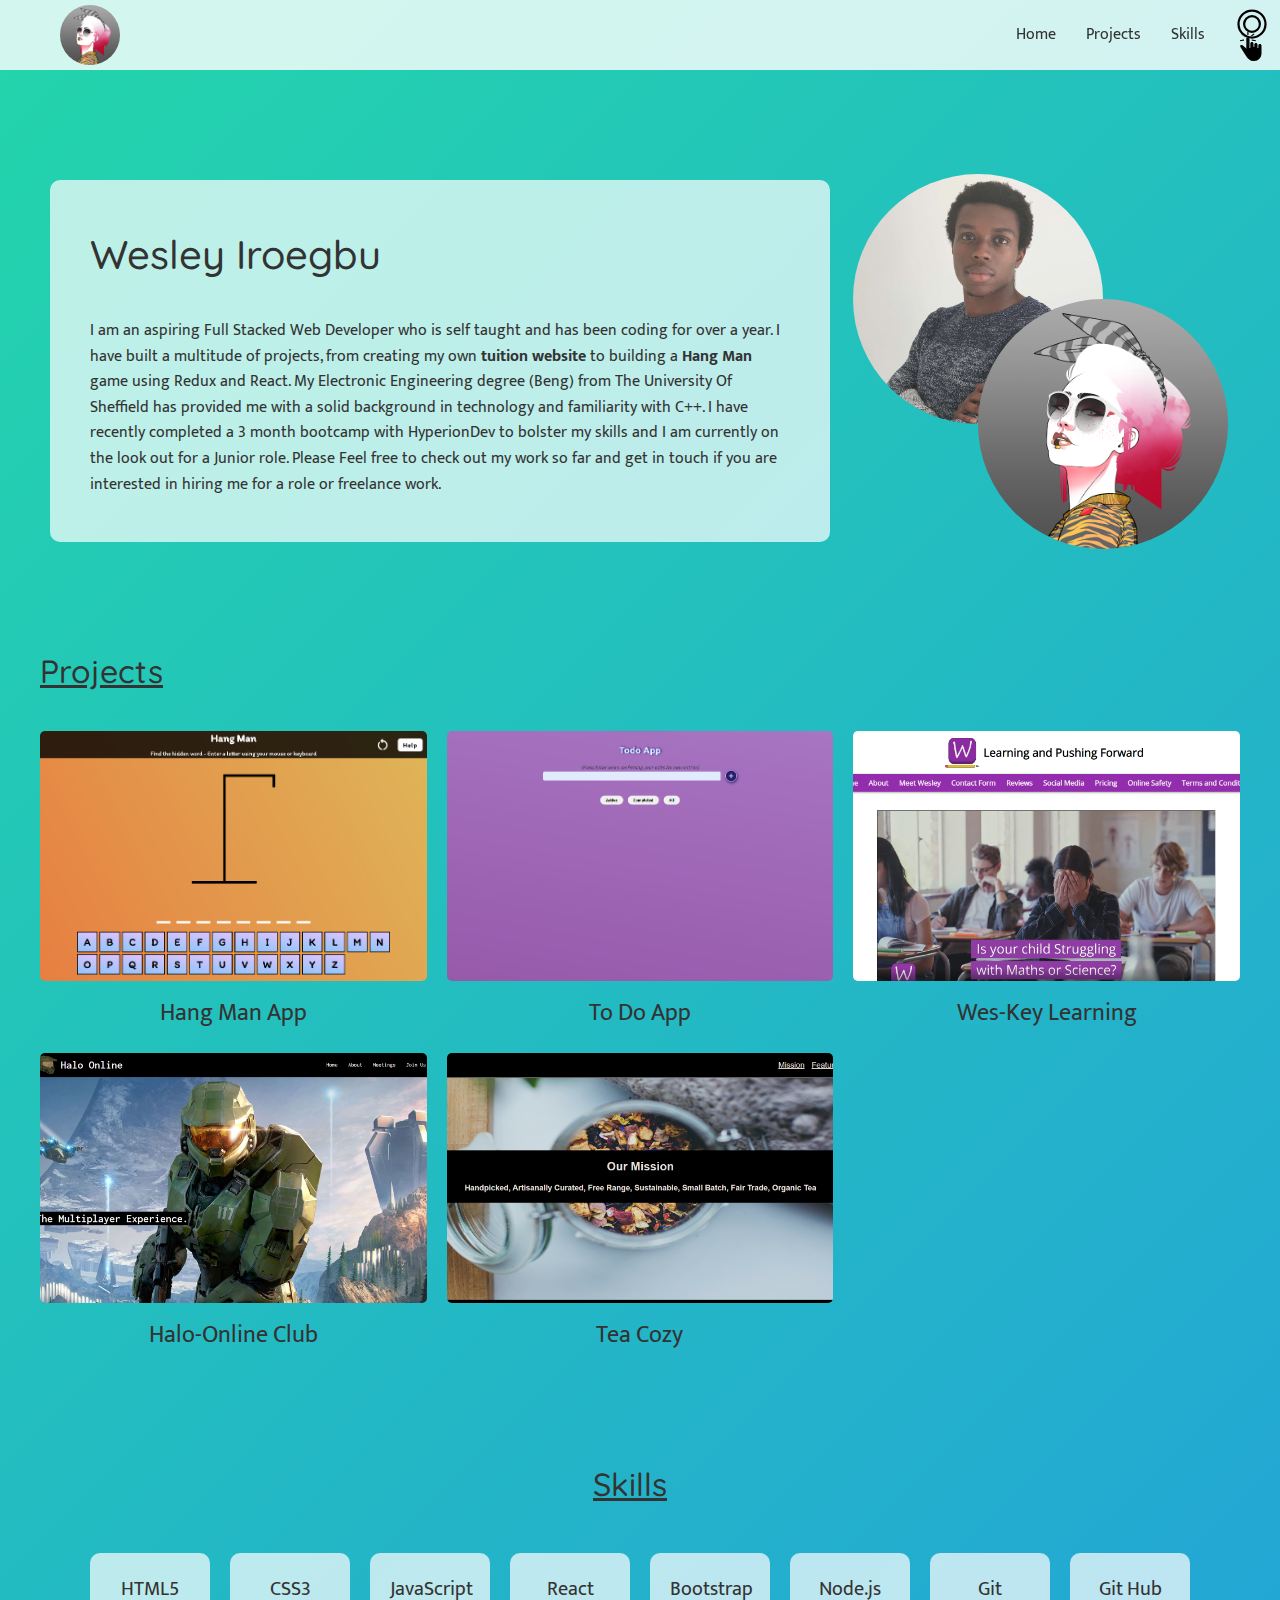
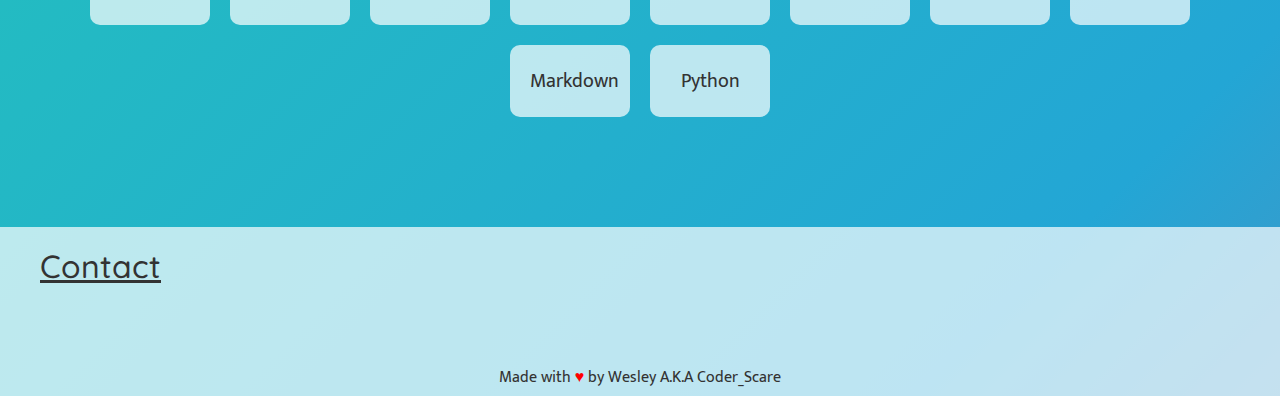
<file: index.html>
<!DOCTYPE html>
<html lang="en">
<head>
    <meta charset="UTF-8">
    <meta http-equiv="X-UA-Compatible" content="IE=edge">
    <meta name="viewport" content="width=device-width, initial-scale=1.0">
    <link rel="stylesheet" href="css/style.css">
    <link rel="stylesheet" href="css/utilities.css">
    <link rel="stylesheet" href="https://cdnjs.cloudflare.com/ajax/libs/font-awesome/6.1.1/css/all.min.css" integrity="sha512-KfkfwYDsLkIlwQp6LFnl8zNdLGxu9YAA1QvwINks4PhcElQSvqcyVLLD9aMhXd13uQjoXtEKNosOWaZqXgel0g==" crossorigin="anonymous" referrerpolicy="no-referrer" />
    <title>Portfolio Website</title>
</head>
<body>
    <!-- Navbar -->
    <header class="navbar" role="presentation">
        <div class="container flex">
            <img src="images/Alpha Girl Club 8497.png" alt="Alpha Girl 8497" class="alpha" width="80">

            <nav>
                <ul role="presentation">
                    <li><a href="index.html">Home</a></li>
                    <li><a href="#projects">Projects</a></li>
                    <li><a href="#skill">Skills</a></li>
                </ul>
                
                <button id="dark-mode-toggle" class="dark-mode-toggle" aria-label="toggle dark mode" title="toggle dark mode">
                    <span class="dark-toggle"><?xml version="1.0" ?><svg viewBox="0 0 256 256" xmlns="http://www.w3.org/2000/svg"><rect fill="none" height="256" width="256"/><circle cx="128" cy="128" fill="none" r="96" stroke="#fff" stroke-linecap="round" stroke-linejoin="round" stroke-width="16"/><circle cx="128" cy="128" fill="none" r="56" stroke="#fff" stroke-linecap="round" stroke-linejoin="round" stroke-width="16"/></svg></span>
                    <span class="light-toggle"><?xml version="1.0" ?><svg viewBox="0 0 256 256" xmlns="http://www.w3.org/2000/svg"><rect fill="none" height="256" width="256"/><circle cx="128" cy="128" fill="none" r="96" stroke="#000" stroke-linecap="round" stroke-linejoin="round" stroke-width="16"/><circle cx="128" cy="128" fill="none" r="56" stroke="#000" stroke-linecap="round" stroke-linejoin="round" stroke-width="16"/></svg></span>
                    <span class="dark-click"><?xml version="1.0" ?><svg height="32px" version="1.1" viewBox="0 0 32 32" width="32px" xmlns="http://www.w3.org/2000/svg" xmlns:sketch="http://www.bohemiancoding.com/sketch/ns" xmlns:xlink="http://www.w3.org/1999/xlink"><title/><desc/><defs/><g fill="none" fill-rule="evenodd" id="Page-1" stroke="none" stroke-width="1"><g fill="#929292" id="icon-27-one-finger-click"><path d="M13.407436,1 L13.407436,5 L14.407436,5 L14.407436,1 L13.407436,1 L13.407436,1 Z M19.8099435,3.57686389 L16.7013597,6.09414546 L17.3306801,6.87129142 L20.4392639,4.35400985 L19.8099435,3.57686389 L19.8099435,3.57686389 Z M21.8148721,10.3124234 L17.9173918,9.41261918 L17.6924408,10.3869892 L21.589921,11.2867935 L21.8148721,10.3124234 L21.8148721,10.3124234 Z M6.22495105,11.2867935 L10.1224313,10.3869892 L9.89748026,9.41261918 L6,10.3124234 L6.22495105,11.2867935 L6.22495105,11.2867935 Z M7.37560816,4.35400985 L10.484192,6.87129142 L11.1135124,6.09414546 L8.00492855,3.57686389 L7.37560816,4.35400985 L7.37560816,4.35400985 Z M19.407436,13.4908981 C19.407436,12.6674978 18.7416388,12 17.907436,12 C17.0790089,12 16.407436,12.6762201 16.407436,13.4908981 L16.407436,15.4325233 L16.407436,18 L15.407436,18 L15.407436,15.5 L15.407436,8.50863659 C15.407436,7.67543961 14.7416388,7 13.907436,7 C13.0790089,7 12.407436,7.66642015 12.407436,8.50863659 L12.407436,18.7983451 C10.3490364,16.5979243 7.63906582,14.1791206 6.52846875,15.2957153 C5.44129897,16.3887562 8.24279803,19.4007216 12.1548115,25.9830936 C13.9174319,28.9488875 16.1477209,30.9995418 19.907436,31 C24.0495719,31 27.407436,27.6421358 27.407436,23.5 L27.407436,20.2468012 L27.407436,15.5063976 C27.407436,14.6744372 26.7416388,14 25.907436,14 C25.0790089,14 24.407436,14.6764628 24.407436,15.5063976 L24.407436,17.7497253 L24.407436,18 L23.407436,18 L23.407436,15.6781559 L23.407436,14.4912653 C23.407436,13.6676622 22.7416388,13 21.907436,13 C21.0790089,13 20.407436,13.6625444 20.407436,14.4912653 L20.407436,15.5082011 L20.407436,17 L19.407436,17 L19.407436,15.5082011 L19.407436,13.4908981 L19.407436,13.4908981 Z" id="one-finger-click"/></g></g></svg></span>
                    <span class="light-click"><?xml version="1.0" ?><svg height="32px" version="1.1" viewBox="0 0 32 32" width="32px" xmlns="http://www.w3.org/2000/svg" xmlns:sketch="http://www.bohemiancoding.com/sketch/ns" xmlns:xlink="http://www.w3.org/1999/xlink"><title/><desc/><defs/><g fill="none" fill-rule="evenodd" id="Page-1" stroke="none" stroke-width="1"><g fill="#000" id="icon-27-one-finger-click"><path d="M13.407436,1 L13.407436,5 L14.407436,5 L14.407436,1 L13.407436,1 L13.407436,1 Z M19.8099435,3.57686389 L16.7013597,6.09414546 L17.3306801,6.87129142 L20.4392639,4.35400985 L19.8099435,3.57686389 L19.8099435,3.57686389 Z M21.8148721,10.3124234 L17.9173918,9.41261918 L17.6924408,10.3869892 L21.589921,11.2867935 L21.8148721,10.3124234 L21.8148721,10.3124234 Z M6.22495105,11.2867935 L10.1224313,10.3869892 L9.89748026,9.41261918 L6,10.3124234 L6.22495105,11.2867935 L6.22495105,11.2867935 Z M7.37560816,4.35400985 L10.484192,6.87129142 L11.1135124,6.09414546 L8.00492855,3.57686389 L7.37560816,4.35400985 L7.37560816,4.35400985 Z M19.407436,13.4908981 C19.407436,12.6674978 18.7416388,12 17.907436,12 C17.0790089,12 16.407436,12.6762201 16.407436,13.4908981 L16.407436,15.4325233 L16.407436,18 L15.407436,18 L15.407436,15.5 L15.407436,8.50863659 C15.407436,7.67543961 14.7416388,7 13.907436,7 C13.0790089,7 12.407436,7.66642015 12.407436,8.50863659 L12.407436,18.7983451 C10.3490364,16.5979243 7.63906582,14.1791206 6.52846875,15.2957153 C5.44129897,16.3887562 8.24279803,19.4007216 12.1548115,25.9830936 C13.9174319,28.9488875 16.1477209,30.9995418 19.907436,31 C24.0495719,31 27.407436,27.6421358 27.407436,23.5 L27.407436,20.2468012 L27.407436,15.5063976 C27.407436,14.6744372 26.7416388,14 25.907436,14 C25.0790089,14 24.407436,14.6764628 24.407436,15.5063976 L24.407436,17.7497253 L24.407436,18 L23.407436,18 L23.407436,15.6781559 L23.407436,14.4912653 C23.407436,13.6676622 22.7416388,13 21.907436,13 C21.0790089,13 20.407436,13.6625444 20.407436,14.4912653 L20.407436,15.5082011 L20.407436,17 L19.407436,17 L19.407436,15.5082011 L19.407436,13.4908981 L19.407436,13.4908981 Z" id="one-finger-click"/></g></g></svg></span>
                </button>
            </nav>
        </div>
    </header>

   <section class="content">
  
        <!-- Information about Dev  -->
    <section class="developer">
        <div class="container grid">
            <div class="dev-info card">
                <h1>Wesley Iroegbu</h1>
                <p>I am an aspiring Full Stacked Web Developer who is self taught and has been coding for over a year. I have built a multitude of projects, from creating my own <b>tuition website</b> to building a <b>Hang Man</b> game using Redux and React. My Electronic Engineering degree (Beng) from The University Of Sheffield has provided me with a solid background in technology and familiarity with C++. I have recently completed a 3 month bootcamp with HyperionDev to bolster my skills and I am currently on the look out for a Junior role. Please Feel free to check out my work so far and get in touch if you are interested in hiring me for a role or freelance work.</p>
            </div>
            <div class="dev-img">
                <div class="img">
                    <img src="images/Wes-profile.jpg" alt="Picture of Developer Wes" width="100">
                </div>
                <div class="img">
                    <img src="images/Alpha Girl Club 8497.png" alt="Alpha Girl 8497" width="100">
                </div>
            </div>
        </div>
    </section>

    <!-- Projects -->
    <section class="projects py4" id="projects">
        <h2 class="container">Projects</h2>
        <div class="container grid center">
            <div class="project">
                <a href="./pages/HangMan.html">
                    <img src="images/Hangman Project.png" alt="Hang Man Project Screenshot">
                    <span class="project-title">Hang Man App</span>
                </a>
            </div>
            <div class="project">
                <a href="./pages/ToDo.html">
                    <img src="images/ToDoList Project.png" alt="To Do Project Screenshot">
                    <span class="project-title">To Do App</span>
                </a>
            </div>
            <div class="project">
                <a href="./pages/WKlearning project.html">
                    <img src="images/Project 1 Wes-Key Learning.png" alt="Wes-Key Learning Project Screenshot">
                    <span class="project-title">Wes-Key Learning</span>
                </a>
            </div>
            <div class="project">
                <a href="./pages/Halo-online.html">
                    <img src="images/Project 2 Halo-Online.png" alt="Halo Online Project Screenshot">
                    <span class="project-title">Halo-Online Club</span>
                </a>
            </div>
            <div class="project">
                <a href="./pages/Tea-Cozy.html">
                    <img src="images/Project 3 Tea Cozy.png" alt="Tea Cozy Cafe Screenshot">
                    <span class="project-title">Tea Cozy</span>
                </a>
            </div>
        </div>
    </section>

    <!-- Skills -->
    <section class="skills" id="skill">
        <div class="container center flex">
            <h2>Skills</h2>
            <i class="fas fa-code"></i>
        </div>
        <div class="container flex">
            <div class="card center">
                <i class="fab fa-html5"></i>
                <h4>HTML5</h4>
            </div>
            <div class="card center">
                <i class="fab fa-css3-alt"></i>
                <h4>CSS3</h4>
            </div>
            <div class="card center">
                <i class="fab fa-js"></i>
                <h4>JavaScript</h4>
            </div>
            <div class="card center">
                <i class="fa-brands fa-react"></i>
                <h4>React</h4>
            </div>
            <div class="card center">
                <i class="fa-brands fa-bootstrap"></i>
                <h4>Bootstrap</h4>
            </div>
            <div class="card center">
                <i class="fab fa-node-js"></i>
                <h4>Node.js</h4>
            </div>
            <div class="card center">
                <i class="fab fa-git"></i>
                <h4>Git</h4>
            </div>
            <div class="card center">
                <i class="fa-brands fa-github"></i>
                <h4>Git Hub</h4>
            </div>
            <div class="card center">
                <i class="fab fa-markdown"></i>
                <h4>Markdown</h4>
            </div>
            <div class="card center">
                <i class="fab fa-python"></i>
                <h4>Python</h4>
            </div>
        </div>
    </section>
   </section> 
    

      <!-- Contact -->
      <footer class="contact">
        <h2 class="container">Contact</h2>
        <div class="container flex">
            <a href="https://www.linkedin.com/in/wesley-iroegbu-59a9a7155/" target="_blank"><i class="fab fa-linkedin"></i></a>
            <a href="https://github.com/Coder-Scare" target="_blank"><i class="fa-brands fa-github"></i></a>
            <a href="mailto:wesleyir1@gmail.com" target="_blank"><i class="fa-solid fa-envelope"></i></a>
        </div>
        <div class="center">
            <span>Made with <span class="heart">&hearts;</span> by Wesley A.K.A Coder_Scare</span>
        </div>
    </footer>
    <script src="scripts/darkmode.js"></script>
</body>
</html>
</file>
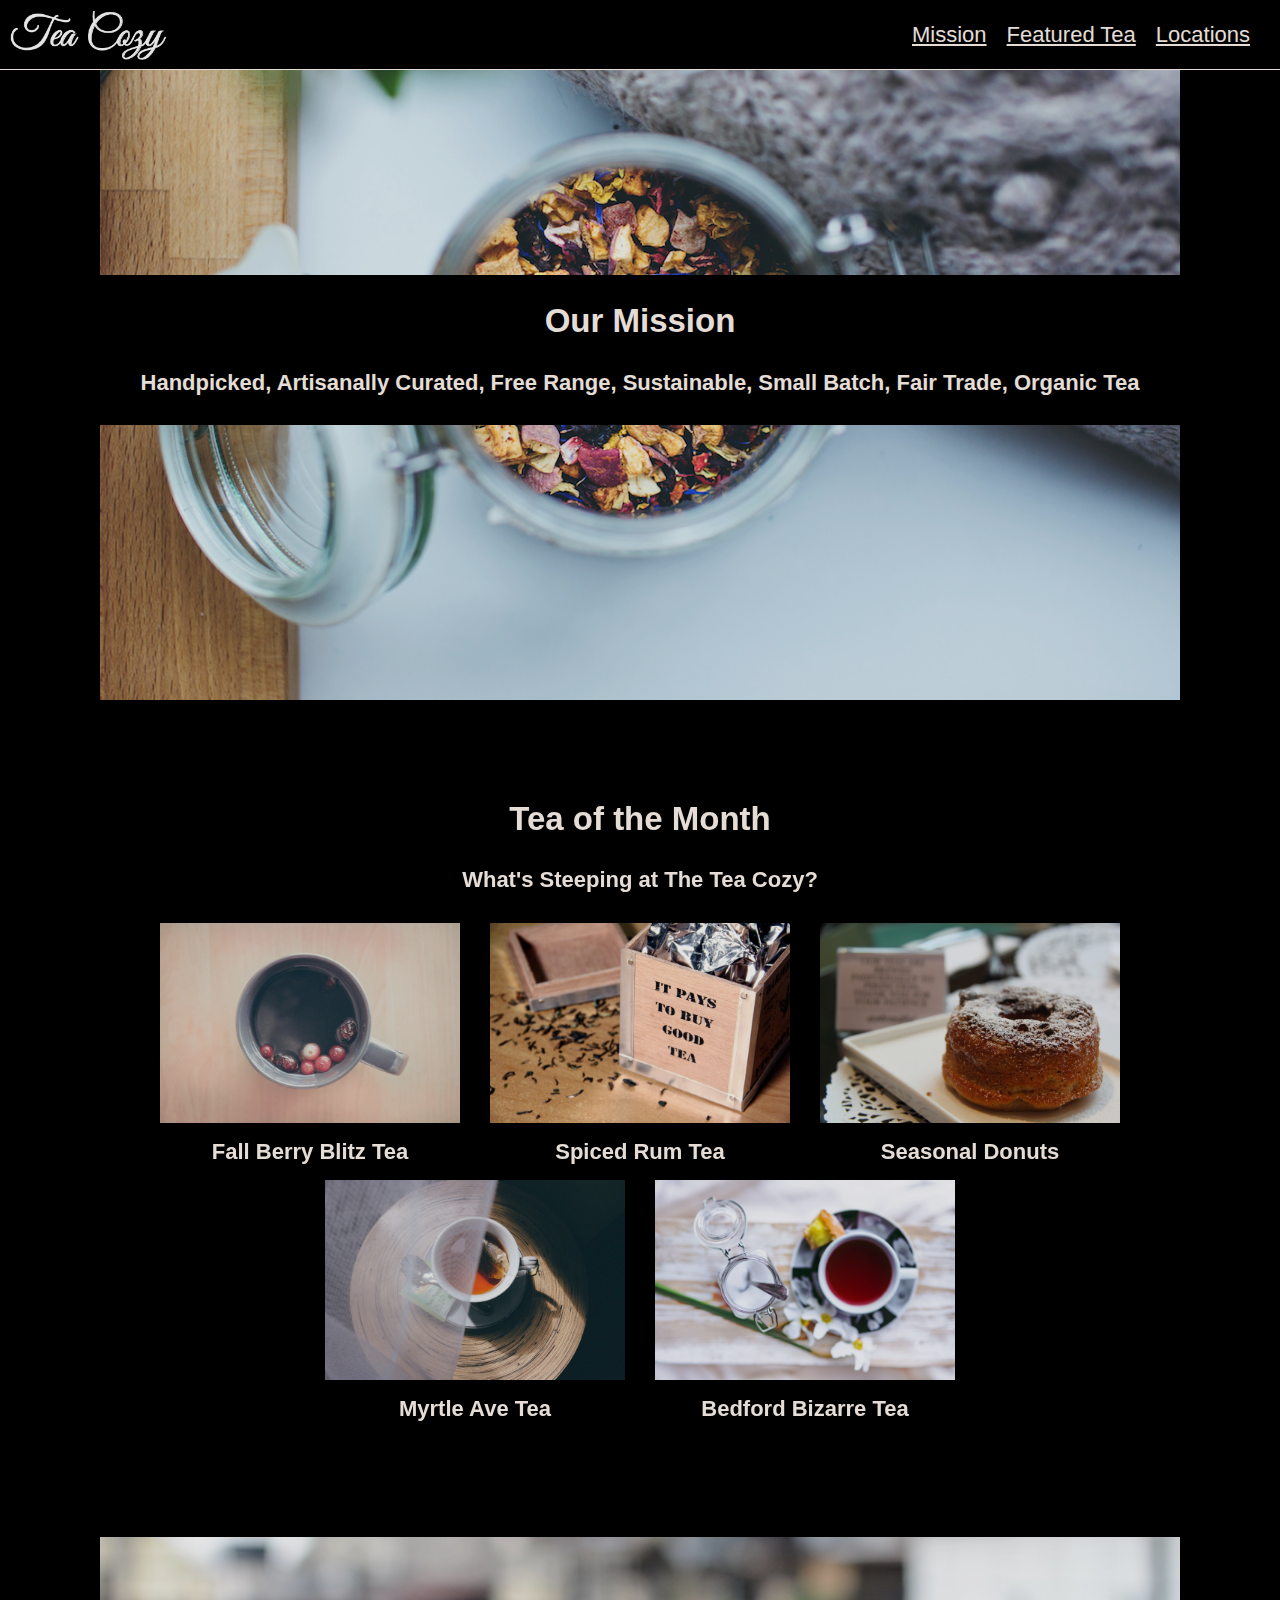
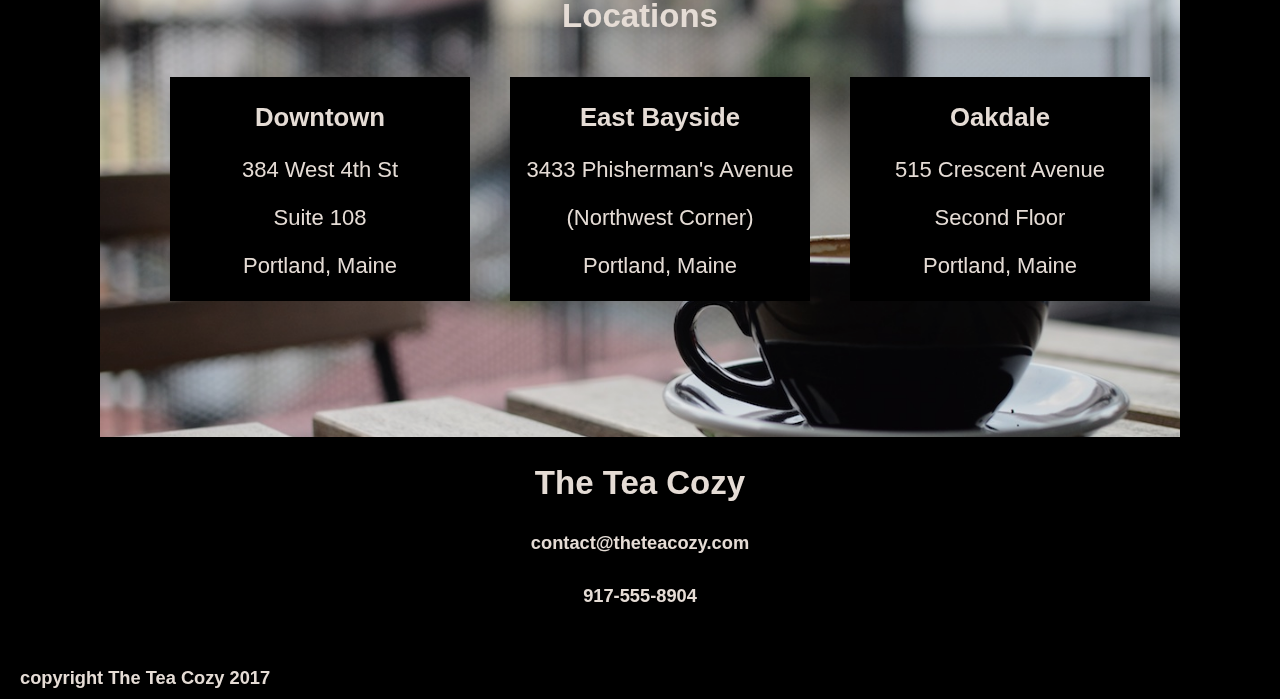
<file: Projects/Tea Cozy Project/index.html>
<!DOCTYPE html>
<html lang="en">
<head>
    <meta charset="UTF-8">
    <meta http-equiv="X-UA-Compatible" content="IE=edge">
    <meta name="viewport" content="width=device-width, initial-scale=1.0">
    <title>Tea Cozy</title>
    <link rel="stylesheet" type="text/css" href="css/index.css">
</head>
<body>
    
    <div class="topnav">
        <img src="images/img-tea-cozy-logo.webp" alt="logo">
        <div class="topnavLinks">
            <a href="#">Mission</a>
            <a href="#">Featured Tea</a>
            <a href="#">Locations</a>
        </div>
   </div> 
   
   <div class="content-wrap">
        <div class="header">
            <div class="header-text">
                <h2>Our Mission</h2>
                <h4>Handpicked, Artisanally Curated, Free Range, Sustainable, Small Batch, Fair Trade, Organic Tea</h4>
            </div>
    </div>

    <div class="content-teas">
        <div class="tea-text">
            <h2>Tea of the Month</h2>
            <h4>What's Steeping at The Tea Cozy?</h4>
        </div>
        <div class="tea-image-container">
            <div class="tea-image"><img src="images/img-berryblitz.jpg" alt="Berry Blitz Tea"><h4>Fall Berry Blitz Tea</h4></div>
            <div class="tea-image"><img src="images/img-spiced-rum.webp" alt="Spiced Rum Tea"><h4>Spiced Rum Tea</h4></div>
            <div class="tea-image"><img src="images/img-donut.jpg" alt="donuts"><h4>Seasonal Donuts</h4></div>
            <div class="tea-image"><img src="images/img-myrtle-ave.jpg" alt="Myrtle Ave Tea"><h4>Myrtle Ave Tea</h4></div>
            <div class="tea-image"><img src="images/img-bedford-bizarre.webp" alt="Bedford Bizzarre Tea"><h4>Bedford Bizarre Tea</h4></div>
        </div>
    </div>

    <div class="locations">
        <h2>Locations</h2>
        <div class="location-flex">
            <div class="address">
                <h3>Downtown</h3>
                <p>384 West 4th St</p>
                <p>Suite 108</p>
                <p>Portland, Maine</p>
            </div>
            <div class="address">
                <h3>East Bayside</h3>
                <p>3433 Phisherman's Avenue</p>
                <p>(Northwest Corner)</p>
                <p>Portland, Maine</p>
            </div>
            <div class="address">
                <h3>Oakdale</h3>
                <p>515 Crescent Avenue</p>
                <p>Second Floor</p>
                <p>Portland, Maine</p>
            </div>
        </div>
    </div>

    <div class="contact">
        <h2>The Tea Cozy</h2>
        <h5>contact@theteacozy.com</h5>
        <h5>917-555-8904</h5>
    </div>
   </div>
   <h5 class="copyright">copyright The Tea Cozy 2017</h5>

</body>
</html>
</file>
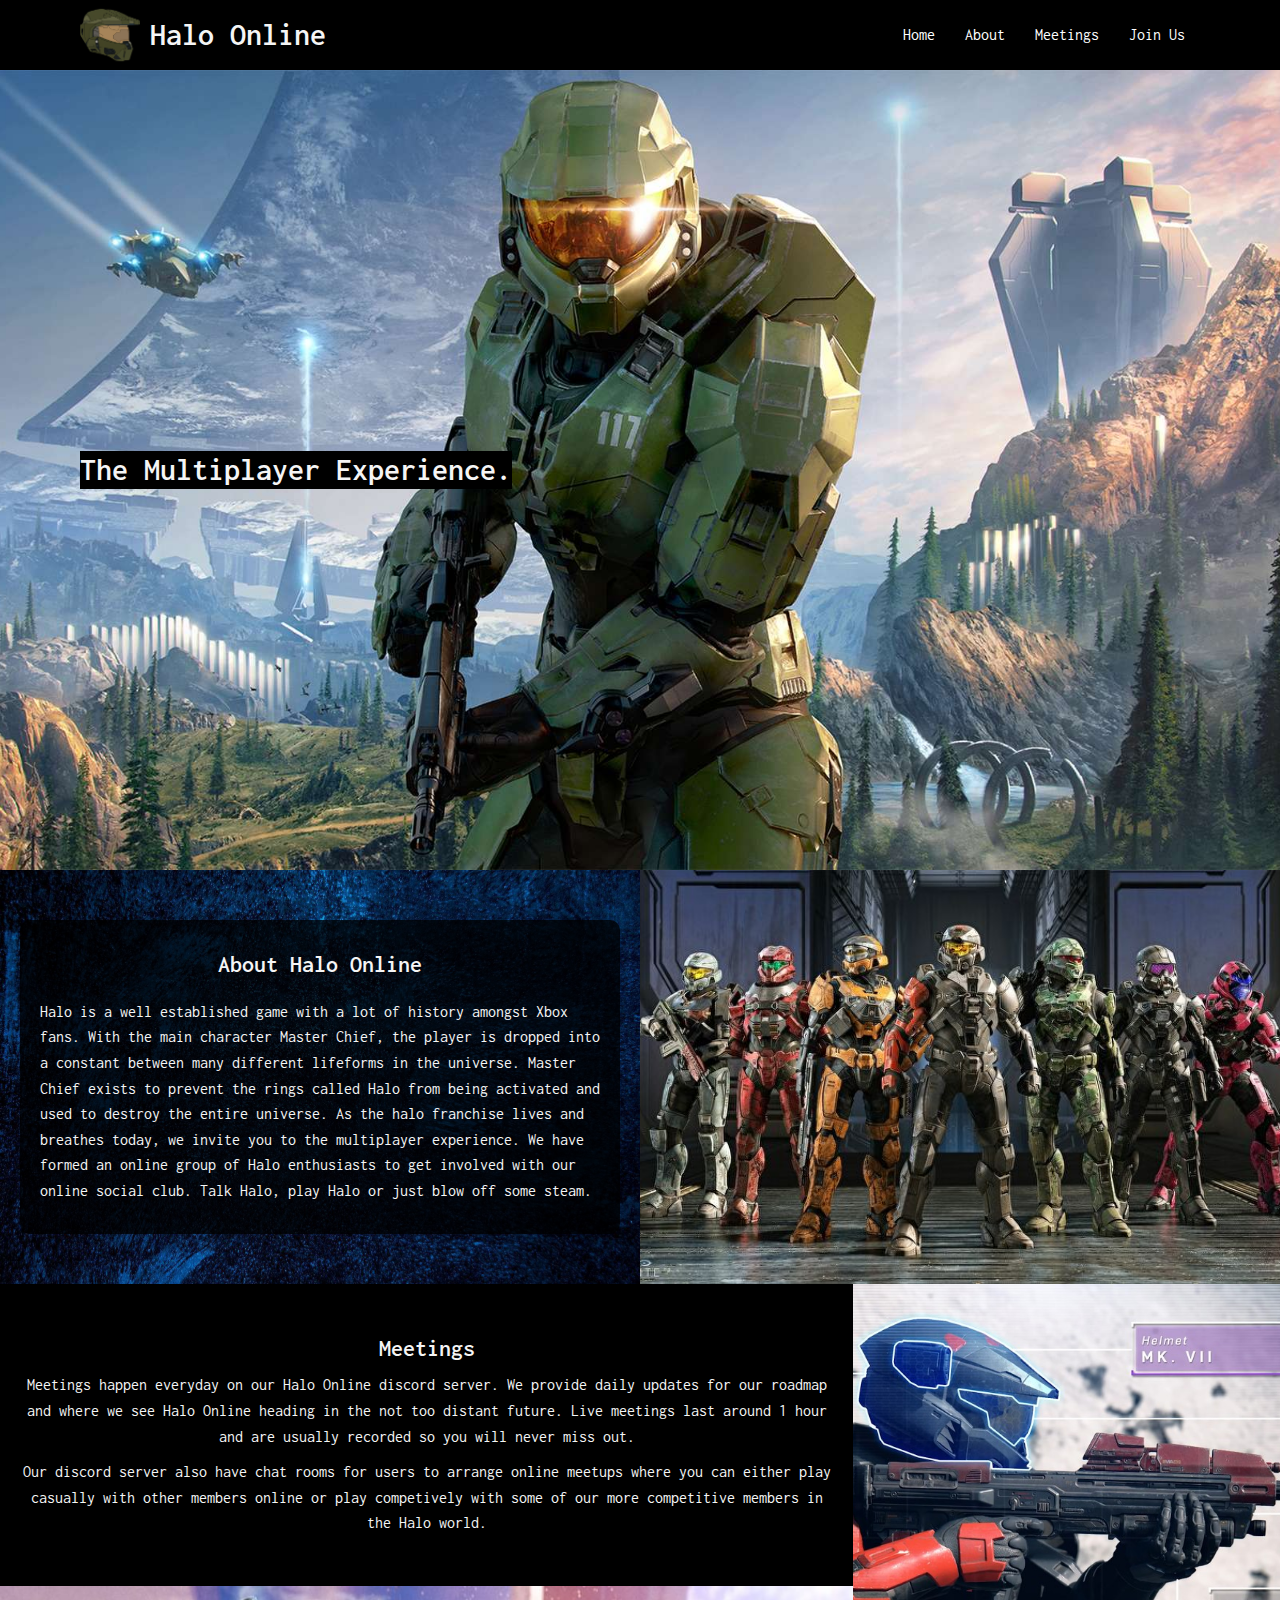
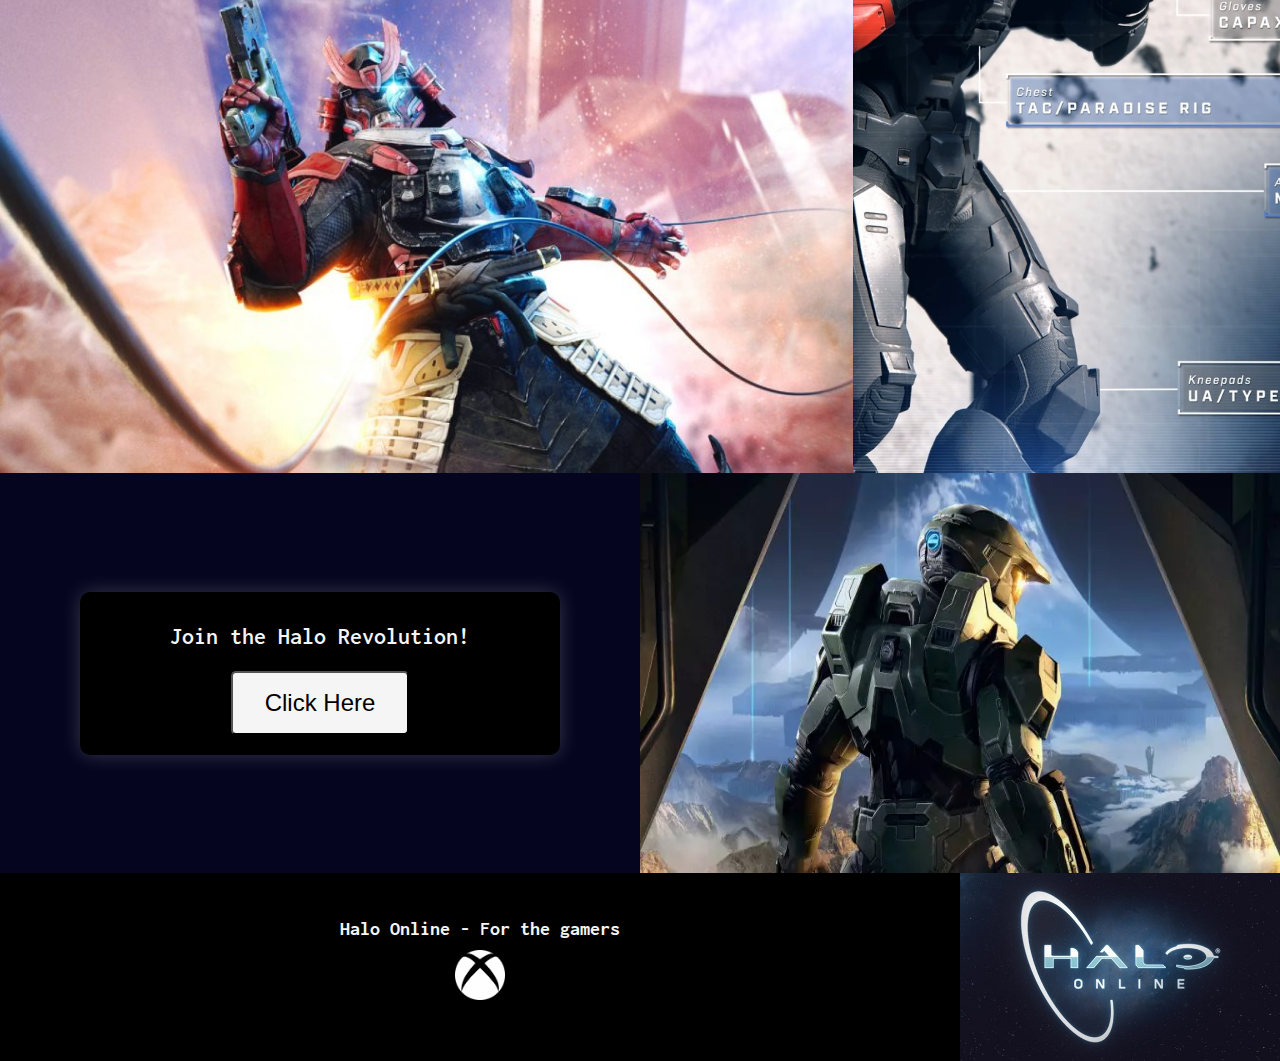
<file: Projects/responsive-club-starting/starting/index.html>
<!DOCTYPE html>
<html lang="en">
<head>
    <meta charset="UTF-8">
    <meta http-equiv="X-UA-Compatible" content="IE=edge">
    <meta name="viewport" content="width=device-width, initial-scale=1.0">
    <link rel="stylesheet" href="styles.css">
    <title>Halo | Online Club</title>
</head>
<body>
    <!--Navbar-->
    <div class="navbar">
        <div class="container flex">
            <div class="logo flex">
                <img width="50" src="resources/images/helmet-no-back-removebg-preview.png">
                <h1>Halo Online</h1>
            </div>
            <nav>
                <ul>
                    <li><a href="index.html">Home</a></li>
                    <li><a href="#">About</a></li>
                    <li><a href="#">Meetings</a></li>
                    <li><a href="#">Join Us</a></li>
                </ul>
            </nav>  
          </div>
        </div>

    <div class="main-content">
          <!--Splash-->
          <div class="splash">
            <div class="container flex">
                <h1>The Multiplayer Experience.</h1>
            </div>
        </div>

        <!--About-->
        <section class="about">
            <div class="container grid">
                <div class="about-text ">
                    <div class="filter"> <h2 class="center">About Halo Online</h2>
                        <p>Halo is a well established game with a lot of history amongst Xbox fans. With the main character Master Chief, the player is dropped into a constant between many different lifeforms in the universe. Master Chief exists to prevent the rings called Halo from being activated and used to destroy the entire universe. As the halo franchise lives and breathes today, we invite you to the multiplayer experience. We have formed an online group of Halo enthusiasts to get involved with our online social club. Talk Halo, play Halo or just blow off some steam.</p>
                    </div>
                </div>
                <div class="about-img">
                </div>
            </div>
        </section>

        <!--Meetings-->
        <section class="meetings">
            <div class="container grid">
                <div class="meeting-info center ">
                    <h2>Meetings</h2>
                    <p>Meetings happen everyday on our Halo Online discord server. We provide daily updates for our roadmap and where we see Halo Online heading in the not too distant future. Live meetings last around 1 hour and are usually recorded so you will never miss out.
                    </p>
                    <p>Our discord server also have chat rooms for users to arrange online meetups where you can either play casually with other members online or play competively with some of our more competitive members in the Halo world.
                    </p>
                </div>
                <div class="stats-img">
                    <img src="resources/images/haloChief armour stats.jpg" alt="Stats">
                </div>
                <div class="samurai-img ">
                    <img src="resources/images/Samuraicheif.jpg" alt="Samurai">
                </div>
                
            </div>
        </section>

            <!--Join Us-->
        <section class="join-us">
            <div class="container grid">
                <div class="join-container flex">
                    <div class="card">
                        <h2>Join the Halo Revolution!</h2>
                        <button>Click Here</button>
                    </div>
                </div>
                <div class="the-chief">
                    <img src="resources/images/halo-infinite-master-backto.webp" alt="chief">
                </div>
            </div>
        </section>

        <!--Footer-->
       <div class="footer">
           <div class="container grid">
               <div class="info-container">
                    <h3>Halo Online - For the gamers</h3>
                    <img width="50px" src="resources/images/White-Xbox-Logo.png" alt="xbox">
               </div>
               <div class="halo-online-container">
                <img width="200px"2 src="resources/images/Halo_Online_logo-Banner.jpg" alt="halo-online-logo">
               </div>
           </div> 
       </div>
    </div>

   
      
</body>
</html>
</file>
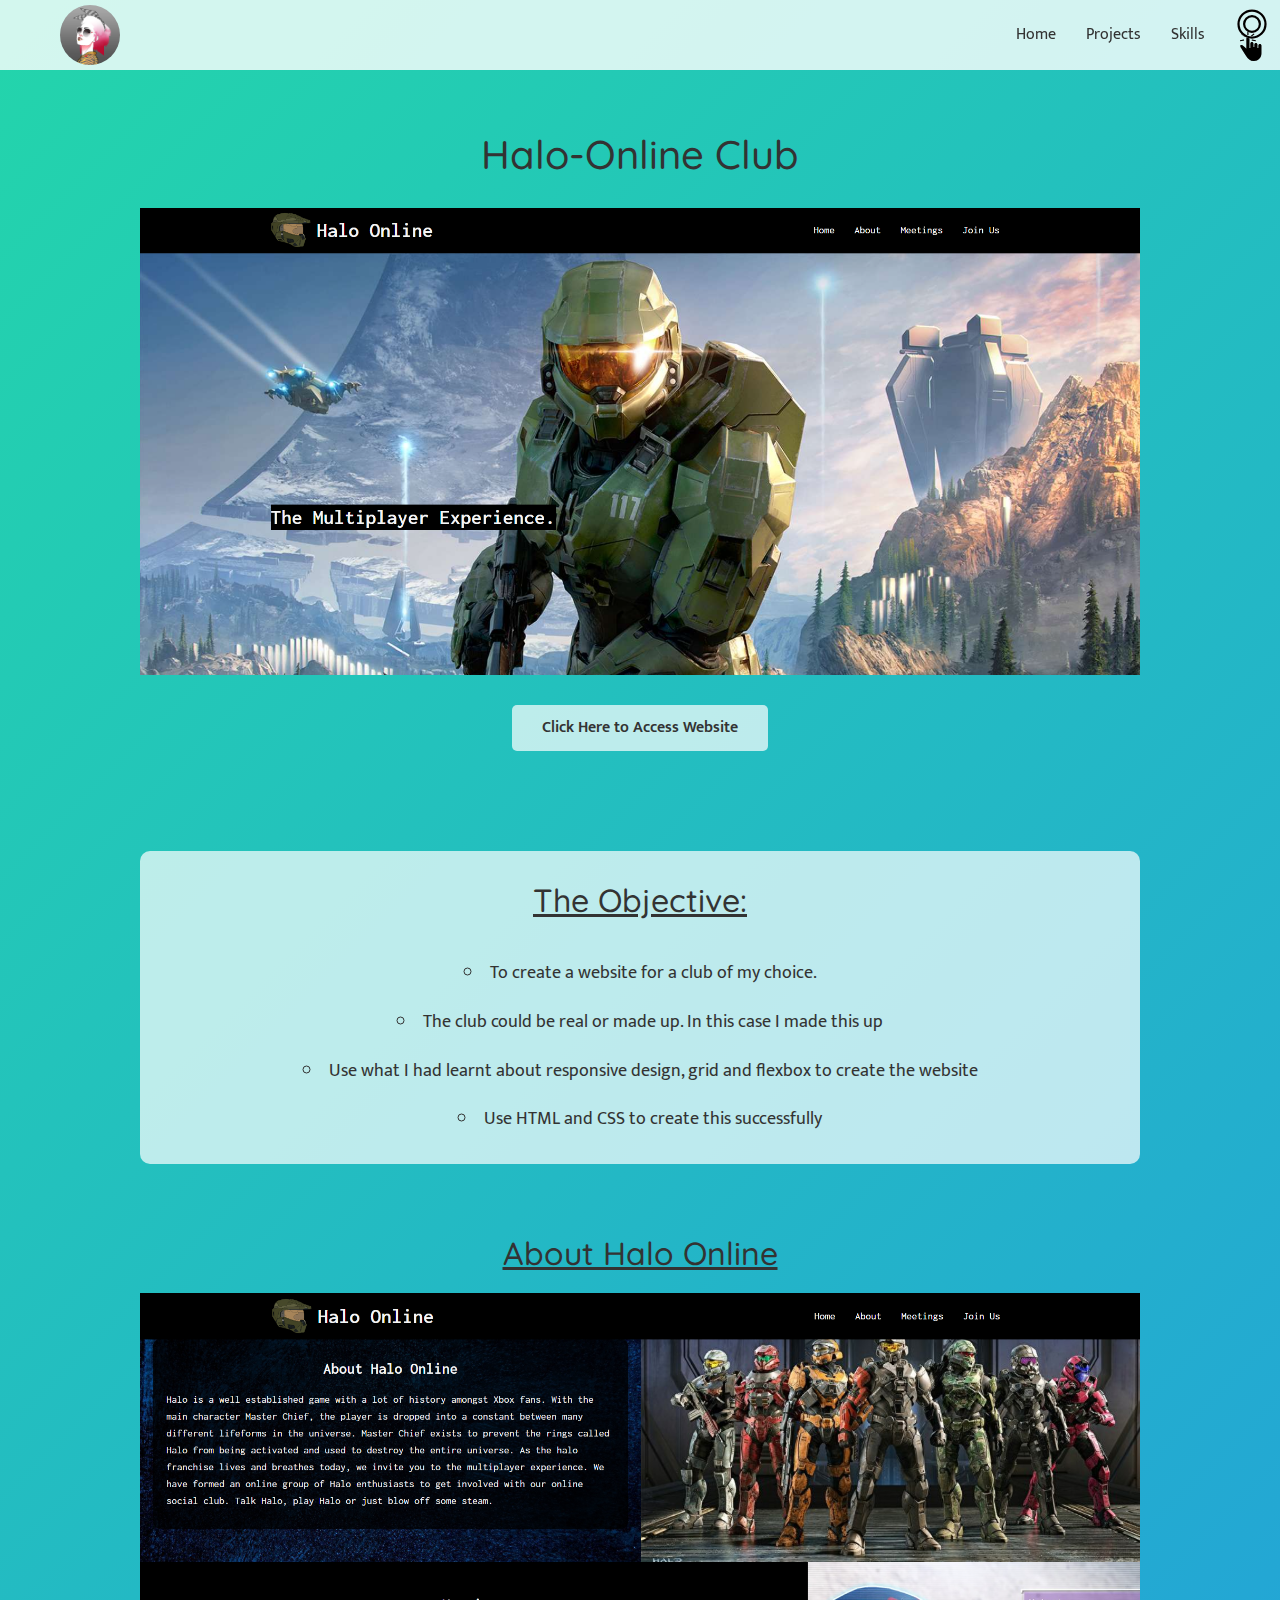
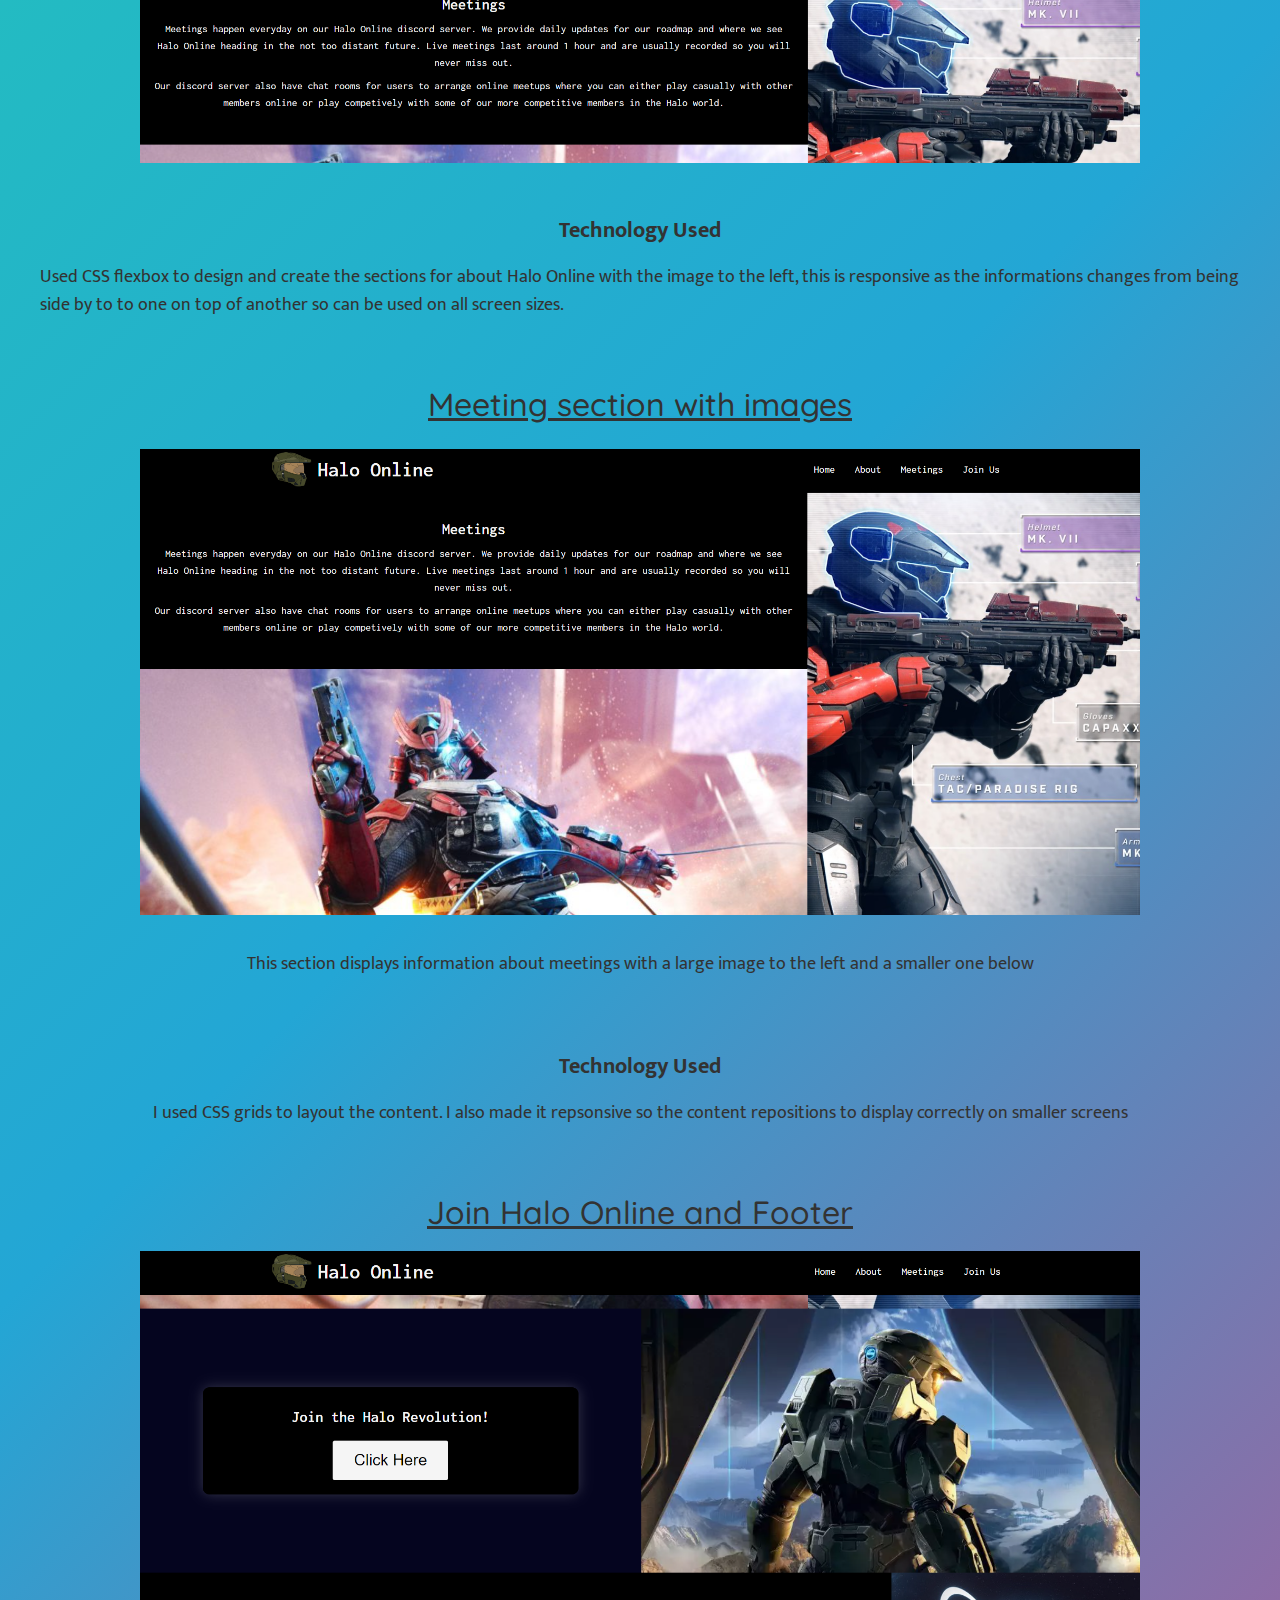
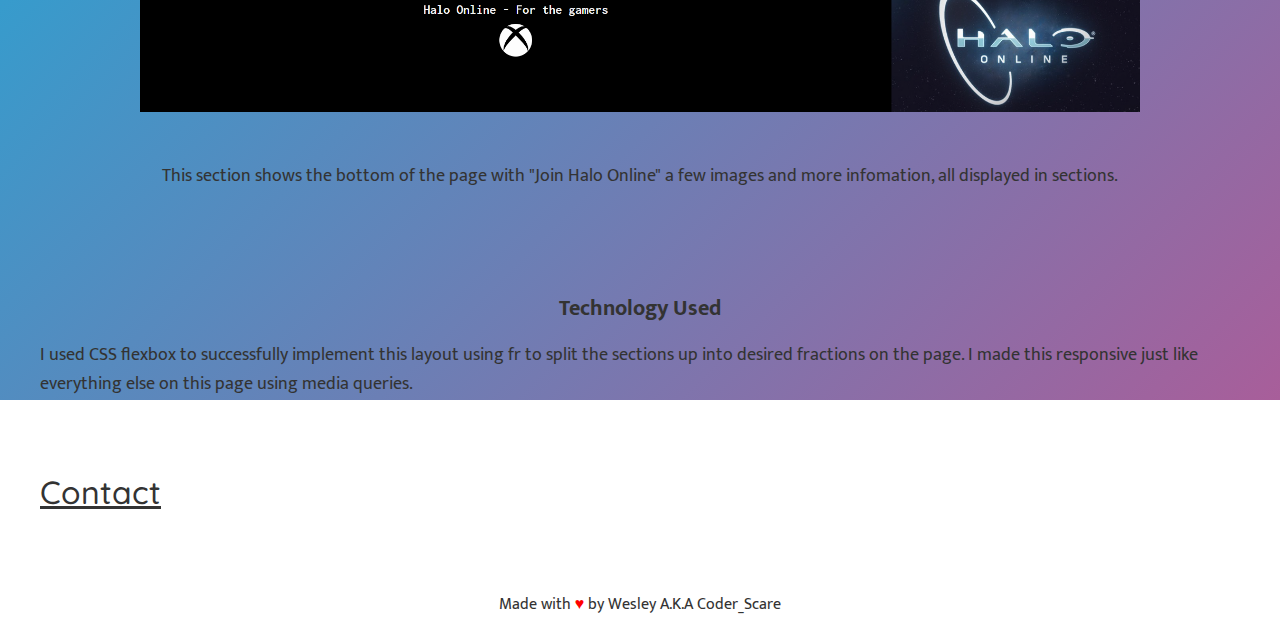
<file: pages/Halo-online.html>
<!DOCTYPE html>
<html lang="en">
<head>
    <meta charset="UTF-8">
    <meta http-equiv="X-UA-Compatible" content="IE=edge">
    <meta name="viewport" content="width=device-width, initial-scale=1.0">
    <link rel="stylesheet" href="../css/style.css">
    <link rel="stylesheet" href="../css/utilities.css">
    <link rel="stylesheet" href="https://cdnjs.cloudflare.com/ajax/libs/font-awesome/6.1.1/css/all.min.css" integrity="sha512-KfkfwYDsLkIlwQp6LFnl8zNdLGxu9YAA1QvwINks4PhcElQSvqcyVLLD9aMhXd13uQjoXtEKNosOWaZqXgel0g==" crossorigin="anonymous" referrerpolicy="no-referrer" />
    <title>Project 2</title>
</head>
<body>
    <!-- Navbar -->
    <header class="navbar" role="presentation">
        <div class="container flex">
            <img src="../images/Alpha Girl Club 8497.png" alt="Alpha Girl 8497" class="alpha" width="80">

            <nav>
                <ul role="presentation">
                    <li><a href="../index.html">Home</a></li>
                    <li><a href="../index.html#projects">Projects</a></li>
                    <li><a href="../index.html#skill">Skills</a></li>
                </ul>

                <button id="dark-mode-toggle" class="dark-mode-toggle" aria-label="toggle dark mode" title="toggle dark mode">
                    <span class="dark-toggle"><?xml version="1.0" ?><svg viewBox="0 0 256 256" xmlns="http://www.w3.org/2000/svg"><rect fill="none" height="256" width="256"/><circle cx="128" cy="128" fill="none" r="96" stroke="#fff" stroke-linecap="round" stroke-linejoin="round" stroke-width="16"/><circle cx="128" cy="128" fill="none" r="56" stroke="#fff" stroke-linecap="round" stroke-linejoin="round" stroke-width="16"/></svg></span>
                    <span class="light-toggle"><?xml version="1.0" ?><svg viewBox="0 0 256 256" xmlns="http://www.w3.org/2000/svg"><rect fill="none" height="256" width="256"/><circle cx="128" cy="128" fill="none" r="96" stroke="#000" stroke-linecap="round" stroke-linejoin="round" stroke-width="16"/><circle cx="128" cy="128" fill="none" r="56" stroke="#000" stroke-linecap="round" stroke-linejoin="round" stroke-width="16"/></svg></span>
                    <span class="dark-click"><?xml version="1.0" ?><svg height="32px" version="1.1" viewBox="0 0 32 32" width="32px" xmlns="http://www.w3.org/2000/svg" xmlns:sketch="http://www.bohemiancoding.com/sketch/ns" xmlns:xlink="http://www.w3.org/1999/xlink"><title/><desc/><defs/><g fill="none" fill-rule="evenodd" id="Page-1" stroke="none" stroke-width="1"><g fill="#929292" id="icon-27-one-finger-click"><path d="M13.407436,1 L13.407436,5 L14.407436,5 L14.407436,1 L13.407436,1 L13.407436,1 Z M19.8099435,3.57686389 L16.7013597,6.09414546 L17.3306801,6.87129142 L20.4392639,4.35400985 L19.8099435,3.57686389 L19.8099435,3.57686389 Z M21.8148721,10.3124234 L17.9173918,9.41261918 L17.6924408,10.3869892 L21.589921,11.2867935 L21.8148721,10.3124234 L21.8148721,10.3124234 Z M6.22495105,11.2867935 L10.1224313,10.3869892 L9.89748026,9.41261918 L6,10.3124234 L6.22495105,11.2867935 L6.22495105,11.2867935 Z M7.37560816,4.35400985 L10.484192,6.87129142 L11.1135124,6.09414546 L8.00492855,3.57686389 L7.37560816,4.35400985 L7.37560816,4.35400985 Z M19.407436,13.4908981 C19.407436,12.6674978 18.7416388,12 17.907436,12 C17.0790089,12 16.407436,12.6762201 16.407436,13.4908981 L16.407436,15.4325233 L16.407436,18 L15.407436,18 L15.407436,15.5 L15.407436,8.50863659 C15.407436,7.67543961 14.7416388,7 13.907436,7 C13.0790089,7 12.407436,7.66642015 12.407436,8.50863659 L12.407436,18.7983451 C10.3490364,16.5979243 7.63906582,14.1791206 6.52846875,15.2957153 C5.44129897,16.3887562 8.24279803,19.4007216 12.1548115,25.9830936 C13.9174319,28.9488875 16.1477209,30.9995418 19.907436,31 C24.0495719,31 27.407436,27.6421358 27.407436,23.5 L27.407436,20.2468012 L27.407436,15.5063976 C27.407436,14.6744372 26.7416388,14 25.907436,14 C25.0790089,14 24.407436,14.6764628 24.407436,15.5063976 L24.407436,17.7497253 L24.407436,18 L23.407436,18 L23.407436,15.6781559 L23.407436,14.4912653 C23.407436,13.6676622 22.7416388,13 21.907436,13 C21.0790089,13 20.407436,13.6625444 20.407436,14.4912653 L20.407436,15.5082011 L20.407436,17 L19.407436,17 L19.407436,15.5082011 L19.407436,13.4908981 L19.407436,13.4908981 Z" id="one-finger-click"/></g></g></svg></span>
                    <span class="light-click"><?xml version="1.0" ?><svg height="32px" version="1.1" viewBox="0 0 32 32" width="32px" xmlns="http://www.w3.org/2000/svg" xmlns:sketch="http://www.bohemiancoding.com/sketch/ns" xmlns:xlink="http://www.w3.org/1999/xlink"><title/><desc/><defs/><g fill="none" fill-rule="evenodd" id="Page-1" stroke="none" stroke-width="1"><g fill="#000" id="icon-27-one-finger-click"><path d="M13.407436,1 L13.407436,5 L14.407436,5 L14.407436,1 L13.407436,1 L13.407436,1 Z M19.8099435,3.57686389 L16.7013597,6.09414546 L17.3306801,6.87129142 L20.4392639,4.35400985 L19.8099435,3.57686389 L19.8099435,3.57686389 Z M21.8148721,10.3124234 L17.9173918,9.41261918 L17.6924408,10.3869892 L21.589921,11.2867935 L21.8148721,10.3124234 L21.8148721,10.3124234 Z M6.22495105,11.2867935 L10.1224313,10.3869892 L9.89748026,9.41261918 L6,10.3124234 L6.22495105,11.2867935 L6.22495105,11.2867935 Z M7.37560816,4.35400985 L10.484192,6.87129142 L11.1135124,6.09414546 L8.00492855,3.57686389 L7.37560816,4.35400985 L7.37560816,4.35400985 Z M19.407436,13.4908981 C19.407436,12.6674978 18.7416388,12 17.907436,12 C17.0790089,12 16.407436,12.6762201 16.407436,13.4908981 L16.407436,15.4325233 L16.407436,18 L15.407436,18 L15.407436,15.5 L15.407436,8.50863659 C15.407436,7.67543961 14.7416388,7 13.907436,7 C13.0790089,7 12.407436,7.66642015 12.407436,8.50863659 L12.407436,18.7983451 C10.3490364,16.5979243 7.63906582,14.1791206 6.52846875,15.2957153 C5.44129897,16.3887562 8.24279803,19.4007216 12.1548115,25.9830936 C13.9174319,28.9488875 16.1477209,30.9995418 19.907436,31 C24.0495719,31 27.407436,27.6421358 27.407436,23.5 L27.407436,20.2468012 L27.407436,15.5063976 C27.407436,14.6744372 26.7416388,14 25.907436,14 C25.0790089,14 24.407436,14.6764628 24.407436,15.5063976 L24.407436,17.7497253 L24.407436,18 L23.407436,18 L23.407436,15.6781559 L23.407436,14.4912653 C23.407436,13.6676622 22.7416388,13 21.907436,13 C21.0790089,13 20.407436,13.6625444 20.407436,14.4912653 L20.407436,15.5082011 L20.407436,17 L19.407436,17 L19.407436,15.5082011 L19.407436,13.4908981 L19.407436,13.4908981 Z" id="one-finger-click"/></g></g></svg></span>
                </button>
            </nav>
        </div>
    </header>

   <section class="content">
    <section class="project-section">
        <div class="container flex">
            <h1>Halo-Online Club</h1>
            <img src="../images/Project 2 Halo-Online.png" alt="">
            <a class="btn other-links" href="../Projects/responsive-club-starting/starting/index.html" target="_blank">Click Here to Access Website</a>
            <div class="card center">
                <h2>The Objective:</h2>
                <ul>
                    <li>To create a website for a club of my choice.</li>
                    <li>The club could be real or made up. In this case I made this up</li>
                    <li>Use what I had learnt about responsive design, grid and flexbox to create the website</li>
                    <li>Use HTML and CSS to create this successfully</li>
                </ul>  
            </div>
            <h2>About Halo Online</h2>
            <img src="../images/Project 2/Halo online page 1.png" alt="">
            <h3>Technology Used</h3>
            <p>Used CSS flexbox to design and create the sections for about Halo Online with the image to the left, this is responsive as the informations changes from being side by to to one on top of another so can be used on all screen sizes.</p>

            <h2>Meeting section with images</h2>
            <p><img src="../images/Project 2/Halo online page 2.png" alt=""></p>
            <p class="my2">This section displays information about meetings with a large image to the left and a smaller one below</p>
        
            <h3>Technology Used</h3>
            <p>I used CSS grids to layout the content. I also made it repsonsive so the content repositions to display correctly on smaller screens</p>

            <h2>Join Halo Online and Footer</h2>
            <img src="../images/Project 2/Halo online page 3.png" alt="">
            <p class="my3">This section shows the bottom of the page with "Join Halo Online" a few images and more infomation, all displayed in sections.</p>

            <h3>Technology Used</h3>
            <p style="padding-bottom: 50px;">I used CSS flexbox to successfully implement this layout using fr to split the sections up into desired fractions on the page. I made this responsive just like everything else on this page using media queries.</p>
           
    </section>
   </section>

    <!-- Contact -->
    <footer class="contact">
        <h2 class="container">Contact</h2>
        <div class="container flex">
            <a href="https://www.linkedin.com/in/wesley-iroegbu-59a9a7155/" target="_blank"><i class="fab fa-linkedin"></i></a>
            <a href="https://github.com/Coder-Scare" target="_blank"><i class="fa-brands fa-github"></i></a>
            <a href="mailto:wesleyir1@gmail.com" target="_blank"><i class="fa-solid fa-envelope"></i></a>
        </div>
        <div class="center">
            <span>Made with <span class="heart">&hearts;</span> by Wesley A.K.A Coder_Scare</span>
        </div>
    </footer>
    <script src="../scripts/darkmode.js"></script>
</body>
</html>
</file>
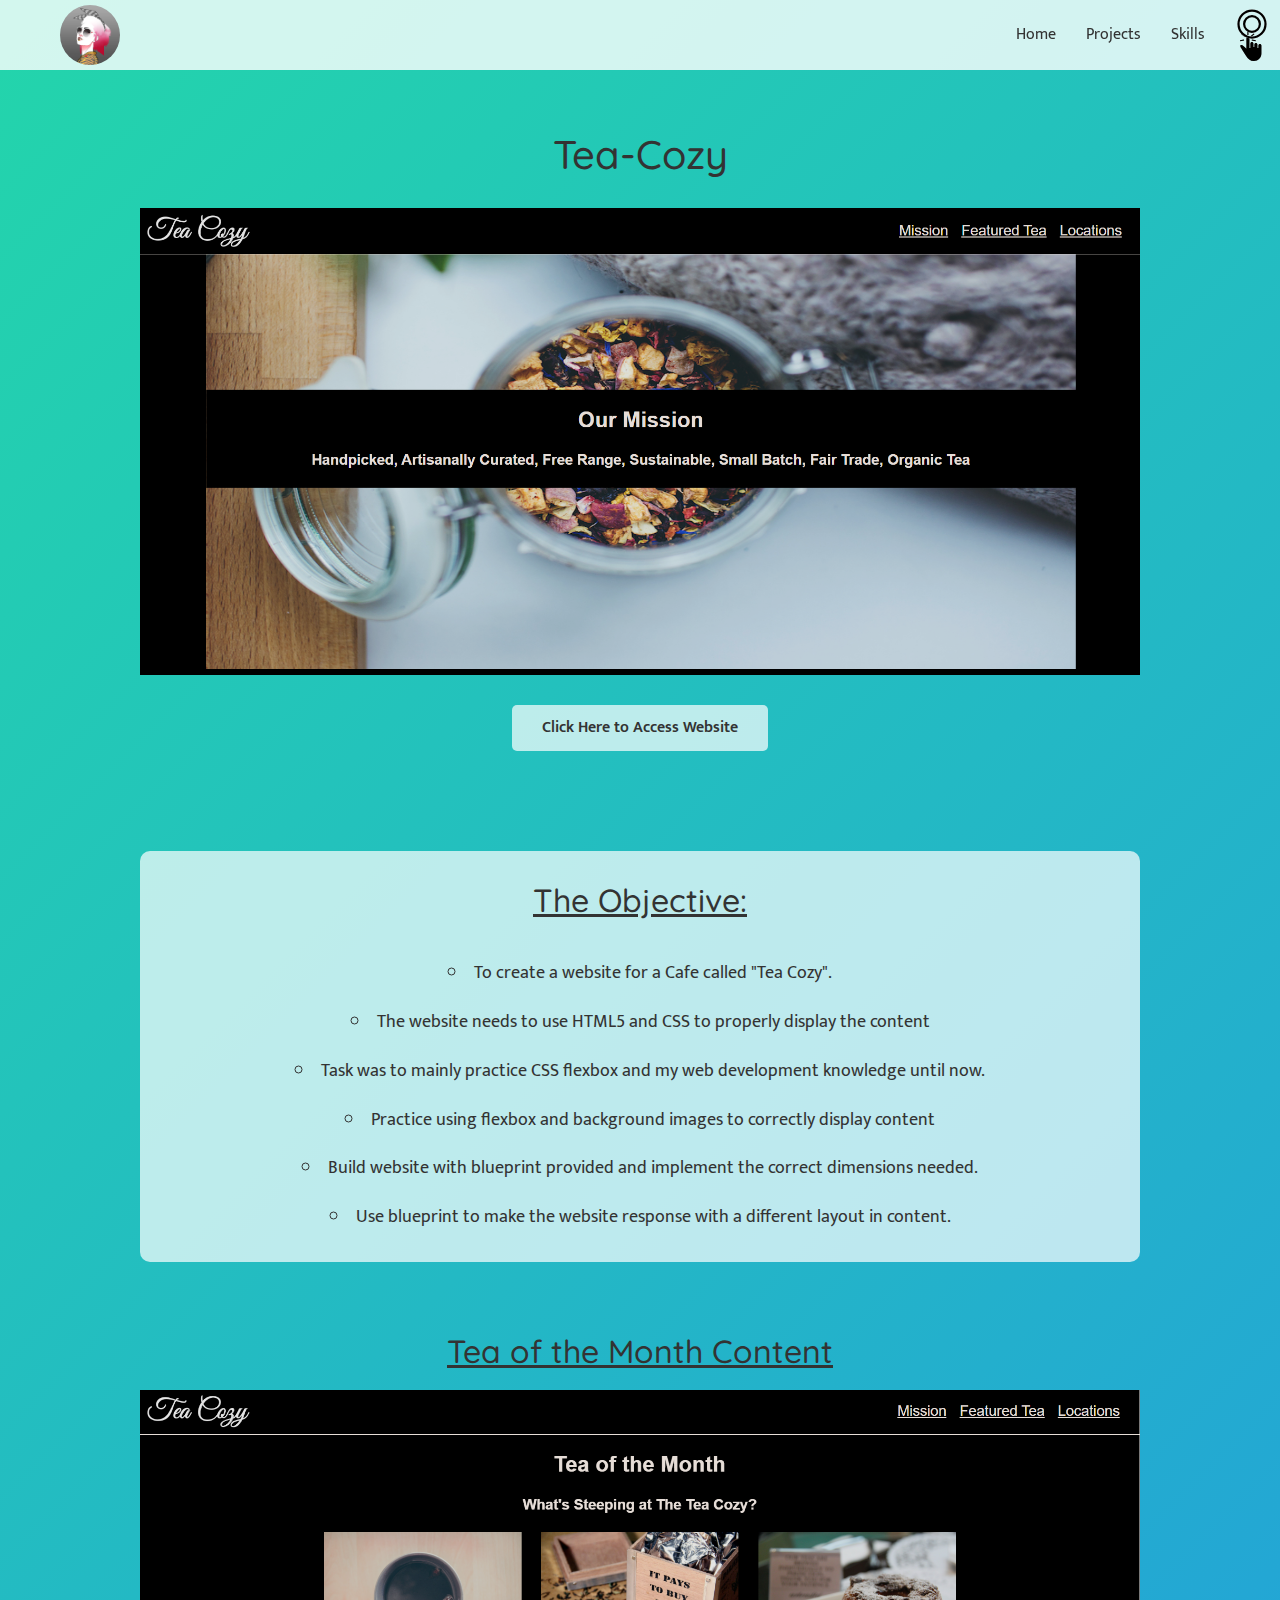
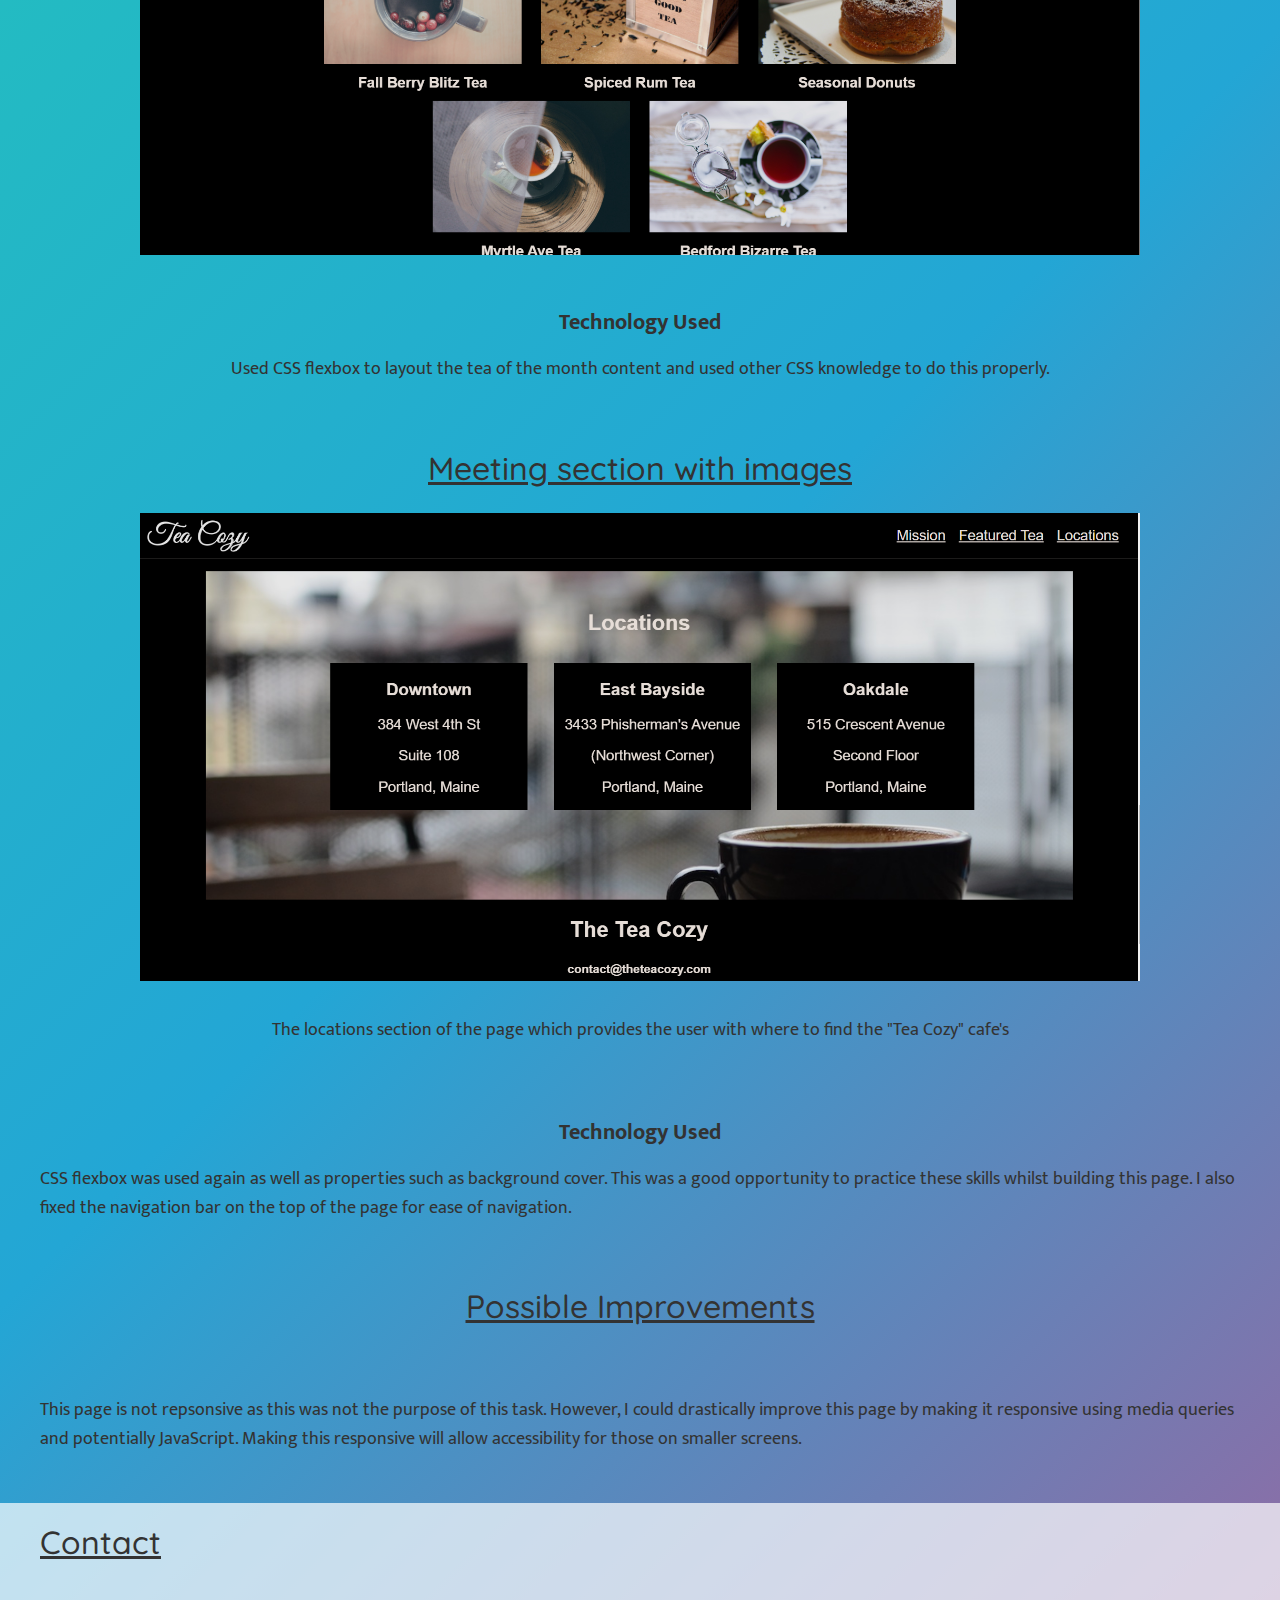
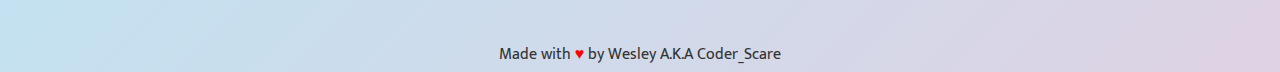
<file: pages/Tea-Cozy.html>
<!DOCTYPE html>
<html lang="en">
<head>
    <meta charset="UTF-8">
    <meta http-equiv="X-UA-Compatible" content="IE=edge">
    <meta name="viewport" content="width=device-width, initial-scale=1.0">
    <link rel="stylesheet" href="../css/style.css">
    <link rel="stylesheet" href="../css/utilities.css">
    <link rel="stylesheet" href="https://cdnjs.cloudflare.com/ajax/libs/font-awesome/6.1.1/css/all.min.css" integrity="sha512-KfkfwYDsLkIlwQp6LFnl8zNdLGxu9YAA1QvwINks4PhcElQSvqcyVLLD9aMhXd13uQjoXtEKNosOWaZqXgel0g==" crossorigin="anonymous" referrerpolicy="no-referrer" />
    <title>Project 3</title>
</head>
<body>
    <!-- Navbar -->
    <header class="navbar" role="presentation">
        <div class="container flex">
            <img src="../images/Alpha Girl Club 8497.png" alt="Alpha Girl 8497" class="alpha" width="80">

            <nav>
                <ul role="presentation">
                    <li><a href="../index.html">Home</a></li>
                    <li><a href="../index.html#projects">Projects</a></li>
                    <li><a href="../index.html#skill">Skills</a></li>
                </ul>

                <button id="dark-mode-toggle" class="dark-mode-toggle" aria-label="toggle dark mode" title="toggle dark mode">
                    <span class="dark-toggle"><?xml version="1.0" ?><svg viewBox="0 0 256 256" xmlns="http://www.w3.org/2000/svg"><rect fill="none" height="256" width="256"/><circle cx="128" cy="128" fill="none" r="96" stroke="#fff" stroke-linecap="round" stroke-linejoin="round" stroke-width="16"/><circle cx="128" cy="128" fill="none" r="56" stroke="#fff" stroke-linecap="round" stroke-linejoin="round" stroke-width="16"/></svg></span>
                    <span class="light-toggle"><?xml version="1.0" ?><svg viewBox="0 0 256 256" xmlns="http://www.w3.org/2000/svg"><rect fill="none" height="256" width="256"/><circle cx="128" cy="128" fill="none" r="96" stroke="#000" stroke-linecap="round" stroke-linejoin="round" stroke-width="16"/><circle cx="128" cy="128" fill="none" r="56" stroke="#000" stroke-linecap="round" stroke-linejoin="round" stroke-width="16"/></svg></span>
                    <span class="dark-click"><?xml version="1.0" ?><svg height="32px" version="1.1" viewBox="0 0 32 32" width="32px" xmlns="http://www.w3.org/2000/svg" xmlns:sketch="http://www.bohemiancoding.com/sketch/ns" xmlns:xlink="http://www.w3.org/1999/xlink"><title/><desc/><defs/><g fill="none" fill-rule="evenodd" id="Page-1" stroke="none" stroke-width="1"><g fill="#929292" id="icon-27-one-finger-click"><path d="M13.407436,1 L13.407436,5 L14.407436,5 L14.407436,1 L13.407436,1 L13.407436,1 Z M19.8099435,3.57686389 L16.7013597,6.09414546 L17.3306801,6.87129142 L20.4392639,4.35400985 L19.8099435,3.57686389 L19.8099435,3.57686389 Z M21.8148721,10.3124234 L17.9173918,9.41261918 L17.6924408,10.3869892 L21.589921,11.2867935 L21.8148721,10.3124234 L21.8148721,10.3124234 Z M6.22495105,11.2867935 L10.1224313,10.3869892 L9.89748026,9.41261918 L6,10.3124234 L6.22495105,11.2867935 L6.22495105,11.2867935 Z M7.37560816,4.35400985 L10.484192,6.87129142 L11.1135124,6.09414546 L8.00492855,3.57686389 L7.37560816,4.35400985 L7.37560816,4.35400985 Z M19.407436,13.4908981 C19.407436,12.6674978 18.7416388,12 17.907436,12 C17.0790089,12 16.407436,12.6762201 16.407436,13.4908981 L16.407436,15.4325233 L16.407436,18 L15.407436,18 L15.407436,15.5 L15.407436,8.50863659 C15.407436,7.67543961 14.7416388,7 13.907436,7 C13.0790089,7 12.407436,7.66642015 12.407436,8.50863659 L12.407436,18.7983451 C10.3490364,16.5979243 7.63906582,14.1791206 6.52846875,15.2957153 C5.44129897,16.3887562 8.24279803,19.4007216 12.1548115,25.9830936 C13.9174319,28.9488875 16.1477209,30.9995418 19.907436,31 C24.0495719,31 27.407436,27.6421358 27.407436,23.5 L27.407436,20.2468012 L27.407436,15.5063976 C27.407436,14.6744372 26.7416388,14 25.907436,14 C25.0790089,14 24.407436,14.6764628 24.407436,15.5063976 L24.407436,17.7497253 L24.407436,18 L23.407436,18 L23.407436,15.6781559 L23.407436,14.4912653 C23.407436,13.6676622 22.7416388,13 21.907436,13 C21.0790089,13 20.407436,13.6625444 20.407436,14.4912653 L20.407436,15.5082011 L20.407436,17 L19.407436,17 L19.407436,15.5082011 L19.407436,13.4908981 L19.407436,13.4908981 Z" id="one-finger-click"/></g></g></svg></span>
                    <span class="light-click"><?xml version="1.0" ?><svg height="32px" version="1.1" viewBox="0 0 32 32" width="32px" xmlns="http://www.w3.org/2000/svg" xmlns:sketch="http://www.bohemiancoding.com/sketch/ns" xmlns:xlink="http://www.w3.org/1999/xlink"><title/><desc/><defs/><g fill="none" fill-rule="evenodd" id="Page-1" stroke="none" stroke-width="1"><g fill="#000" id="icon-27-one-finger-click"><path d="M13.407436,1 L13.407436,5 L14.407436,5 L14.407436,1 L13.407436,1 L13.407436,1 Z M19.8099435,3.57686389 L16.7013597,6.09414546 L17.3306801,6.87129142 L20.4392639,4.35400985 L19.8099435,3.57686389 L19.8099435,3.57686389 Z M21.8148721,10.3124234 L17.9173918,9.41261918 L17.6924408,10.3869892 L21.589921,11.2867935 L21.8148721,10.3124234 L21.8148721,10.3124234 Z M6.22495105,11.2867935 L10.1224313,10.3869892 L9.89748026,9.41261918 L6,10.3124234 L6.22495105,11.2867935 L6.22495105,11.2867935 Z M7.37560816,4.35400985 L10.484192,6.87129142 L11.1135124,6.09414546 L8.00492855,3.57686389 L7.37560816,4.35400985 L7.37560816,4.35400985 Z M19.407436,13.4908981 C19.407436,12.6674978 18.7416388,12 17.907436,12 C17.0790089,12 16.407436,12.6762201 16.407436,13.4908981 L16.407436,15.4325233 L16.407436,18 L15.407436,18 L15.407436,15.5 L15.407436,8.50863659 C15.407436,7.67543961 14.7416388,7 13.907436,7 C13.0790089,7 12.407436,7.66642015 12.407436,8.50863659 L12.407436,18.7983451 C10.3490364,16.5979243 7.63906582,14.1791206 6.52846875,15.2957153 C5.44129897,16.3887562 8.24279803,19.4007216 12.1548115,25.9830936 C13.9174319,28.9488875 16.1477209,30.9995418 19.907436,31 C24.0495719,31 27.407436,27.6421358 27.407436,23.5 L27.407436,20.2468012 L27.407436,15.5063976 C27.407436,14.6744372 26.7416388,14 25.907436,14 C25.0790089,14 24.407436,14.6764628 24.407436,15.5063976 L24.407436,17.7497253 L24.407436,18 L23.407436,18 L23.407436,15.6781559 L23.407436,14.4912653 C23.407436,13.6676622 22.7416388,13 21.907436,13 C21.0790089,13 20.407436,13.6625444 20.407436,14.4912653 L20.407436,15.5082011 L20.407436,17 L19.407436,17 L19.407436,15.5082011 L19.407436,13.4908981 L19.407436,13.4908981 Z" id="one-finger-click"/></g></g></svg></span>
                </button> 
            </nav>
        </div>
    </header>

    <section class="content">
        <section class="project-section">
            <div class="container flex">
                <h1>Tea-Cozy</h1>
                <img src="../images/Project 3 Tea Cozy.png" alt="">
                <a class="btn other-links" href="../Projects/Tea Cozy Project/index.html" target="_blank">Click Here to Access Website</a>
                <div class="card center">
                    <h2>The Objective:</h2>
                    <ul>
                        <li>To create a website for a Cafe called "Tea Cozy".</li>
                        <li>The website needs to use HTML5 and CSS to properly display the content</li>
                        <li>Task was to mainly practice CSS flexbox and my web development knowledge until now.</li>
                        <li>Practice using flexbox and background images to correctly display content</li>
                        <li>Build website with blueprint provided and implement the correct dimensions needed.</li>
                        <li>Use blueprint to make the website response with a different layout in content.</li>
                    </ul>  
                </div>
                <h2>Tea of the Month Content</h2>
                <img src="../images/Project 3/Tea-cozy page 1.png" alt="">
                <h3>Technology Used</h3>
                <p>Used CSS flexbox to layout the tea of the month content and used other CSS knowledge to do this properly.</p>
    
                <h2>Meeting section with images</h2>
                <p><img src="../images/Project 3/Tea-cozy page 2.png" alt=""></p>
                <p class="my2">The locations section of the page which provides the user with where to find the "Tea Cozy" cafe's</p>
            
                <h3>Technology Used</h3>
                <p>CSS flexbox was used again as well as properties such as background cover. This was a good opportunity to practice these skills whilst building this page. I also fixed the navigation bar on the top of the page for ease of navigation.</p>
    
                <h2>Possible Improvements</h2>
                <p class="my3">This page is not repsonsive as this was not the purpose of this task. However, I could drastically improve this page by making it responsive using media queries and potentially JavaScript. Making this responsive will allow accessibility for those on smaller screens.</p>        
        </section>
    </section>

    

    <!-- Contact -->
    <footer class="contact">
        <h2 class="container">Contact</h2>
        <div class="container flex">
            <a href="https://www.linkedin.com/in/wesley-iroegbu-59a9a7155/" target="_blank"><i class="fab fa-linkedin"></i></a>
            <a href="https://github.com/Coder-Scare" target="_blank"><i class="fa-brands fa-github"></i></a>
            <a href="mailto:wesleyir1@gmail.com" target="_blank"><i class="fa-solid fa-envelope"></i></a>
        </div>
        <div class="center">
            <span>Made with <span class="heart">&hearts;</span> by Wesley A.K.A Coder_Scare</span>
        </div>
    </footer>

    <script src="../scripts/darkmode.js"></script>
</body>
</html>
</file>
<file: css/utilities.css>
/* ------ Utility Classes ------ */
.container {
    max-width: 1500px;
    margin: 0 auto;
    padding: 0 40px;
}

.flex {
    display: flex;
    justify-content: center;
    align-items: center;
    height: 100%;
}

.grid {
    display: grid;
    justify-content: center;
    align-items: center;
    height: 100%;
}

.card {
    background-color: var(--background-card-color);
    border-radius: 10px;
    padding: 20px;
    margin: 10px;
    color: var(--primary-text);
}

.btn {
    display: inline-block;
    padding: 10px 30px;
    cursor: pointer;
    border: none;
    border-radius: 5px;
    background-color: var(--background-card-color);
    color: var(--primary-text);
    transition: transform .2s;
    font-weight: 600;
    margin-top: 30px; 
}

.btn:hover {
    transform: scale(1.025);
    text-decoration: underline;

}

.center {
    text-align: center;
}

/* --- Padding --- */
.py1 {
    padding: 10px 0;
}

.py2 {
    padding: 20px 0;
}

.py3 {
    padding: 50px 0;
}

.py4 {
    padding: 100px 0;
}

/* --- Margin --- */
.my1 {
    margin: 10px 0;
}

.my2 {
    margin: 20px 0;
}

.my3 {
    margin: 50px 0;
}

.my4 {
    margin: 100px 0;
}
</file>
<file: Projects/Tea Cozy Project/css/index.css>
body {
    margin: 0;
    padding: 0;
    box-sizing: border-box;
    background-color: #000;
    color: seashell;
    opacity: 0.9;
    font-family: helvetica;
    font-size: 22px;
}

.topnav {
    display: flex;
    width: 100%;
    height: 69px;
    border-bottom: 1px solid seashell;
    position: fixed;
    align-items: center;
    z-index: 2;
    background-color: #000;
}

.topnav img {
    height: 50px;
    margin-left: 10px;
}

.topnavLinks {
    width: 100%;
    display: flex;
    justify-content: flex-end;
    margin-right: 10px;
}

.topnavLinks a {
    padding-right: 20px;
    color: seashell;  
}

.topnavLinks a:hover {
    text-decoration: none;
    color: rgb(158, 154, 154);
}

.content-wrap {
    margin: 0 100px;
}

.header {
    position: relative;
    text-align: center;
    height: 700px;
    background-image: url(../images/img-mission-background.jpg);
    background-position: center top;
    background-repeat: no-repeat;
    background-size: 100% 100%;
}

.header-text {
    position: absolute;
    top: 50%;
    left: 50%;
    transform: translate(-50%, -50%);
    background-color: #000;
    width: 100%;
}

.content-teas {
    width: 1000px;
    margin: 100px auto;
}

.tea-text {
    text-align: center;
}

.tea-image-container {
    display: flex;
    justify-content: center;
    flex-wrap: wrap;
}

.tea-image {
    text-align: center;
    margin: 0 15px;
}

.tea-image img {
    width: 300px;
    height: 200px;
}

.tea-image h4 {
    margin: 10px 0 15px;
}

.locations {
    background-image: url(../images/img-locations-background.jpg);
    background-repeat: no-repeat;
    background-position: center -100px;
    background-size: 100% auto;
    height: 500px;
    text-align: center;
    position: relative;
    display: flex;
    flex-direction: column;
}

.locations h2 {
    margin-top: 60px;
}

.location-flex {
    display: flex;
    justify-content: center;
}

.location-flex .address {
    margin-left: 40px;
    margin-top: 15px;
    width: 300px;
    background-color: #000;   
}

.contact {
    text-align: center;
    height: 200px;
}

.copyright {
    text-align: left;
    margin: 0 0 10px 20px;
    display: inline-block;
}
</file>
<file: Projects/responsive-club-starting/starting/styles.css>
/* Fonts */
@import url('https://fonts.googleapis.com/css2?family=Inconsolata:wght@400;500;600&family=Macondo&display=swap');

/* Global Styles */
* {
    box-sizing: border-box;
    padding: 0;
    margin: 0;
}

body{
    font-family: 'Inconsolata', monospace;
    color: #f5f5f5;
    line-height: 1.6;
}

ul {
    list-style-type: none;
}

a {
    text-decoration: none;
    color: #f5f5f5;
}

h1, h2 {
    font-weight: 600;
    line-height: 1.2;
    margin: 10px 0;
}

p {
    margin: 10px 0;
}

img {
    width: 100%;
}

/* Global*/
.container {
    max-width: 1200px;
    margin: 0 auto;
    overflow: auto;
    padding: 0 40px;
}

.flex {
    display: flex;
    justify-content: center;
    align-items: center;
    height: 100%;
}

.grid {
    display: grid;
}

.center {
    text-align: center;
}

.card {
    background-color: black;
    padding: 20px 16px;
    text-align: center;
    border-radius: 10px;
    box-shadow: 0 0px 20px 0 rgba(255, 255, 255, 0.2);
    transition: 0.3s;
    width: 75%;

}

.card:hover {
    box-shadow: 0 0px 40px 0 rgba(255, 255, 255, 0.2);
  }



button {
    padding: 16px 32px;
    border-radius: 5px;
    background-color: #f5f5f5;
    color: black;
    font-size: 24px;
    opacity: 1;
    transition: 0.3s;
    display: inline-block;
    text-decoration: none;
    cursor: pointer;
}

button:hover {
    opacity: .75;
}

/* Main Styles */
.navbar {
    background-color: #000;
    height: 70px;
    position: fixed;
    width: 100%;
    z-index: 2;
}

.navbar ul {
    display: flex;
}

.navbar a {
    color: #fff;
    padding: 10px;
    margin: 0 5px;
}

.navbar a:hover {
    border-bottom: 2px #fff solid;
}

.navbar .flex {
    justify-content: space-between;
}

.logo img {
    width: 60px;
    margin-right: 10px;
}

/* Splash */

.main-content {
    position: relative;
    top: 70px;
}

.splash {
    background-color: black;
    background-image: url(resources/images/Masterchief\ splash.jpg);
    background-repeat: no-repeat;
    background-size: cover;
    background-position:top ;
    height: 800px;
}

.splash .container {
    justify-content: flex-start;
}

.splash .container h1 {
    background-color: #000;
}

/*About */

.about {
    min-height: 380px;
    background-color: rgb(8, 30, 50);
}

.about .container {
    max-width: 100%;
    padding: 0;
}

.about .grid {
    grid-template-columns: repeat(auto-fit, minmax(440px, 1fr));
}

.about-text {
    padding: 50px 20px;
    background-image: url(resources/images/back4content.jpg);
    background-repeat: no-repeat;
    background-position: center;
    background-size: cover;
}

.about .filter {
    background-color: rgba(0,0,0,.75);
    padding: 20px;
    border-radius: 10px;
}

.about-text h2 {
    padding-bottom: 10px;
}

.about-img {
    min-height: 380px;
}
.about-img {
    background-image: url(resources/images/halo_infinite_multiplayer_1.jpg);
    background-repeat: no-repeat;
    background-position: center; 
    background-size: cover;
}



/* Meetings */
.meetings {
    background-color: #000;
}

.meetings div {
    overflow: hidden;
}

.meetings .container{
    max-width: 100%;
    padding: 0;
}

.meetings .grid {
    grid-auto-columns: 1fr;
    grid-template-areas:
    'one'
    'two'
    'three';
}

.meeting-info {
    grid-area: one;
  }

.stats-img {
    grid-area: two;
}

.stats-img img{
    height: 100%;
}

.samurai-img {
    grid-area: three;
}

.samurai-img img{
    height: 100%;
}

.grid-col-span-2 {
    grid-column: span 2;
}

.meeting-info {
    padding: 40px 20px;
}

/* Join Us */
.join-us {
    background-color: rgb(5, 5, 31);
}

.join-us .container {
    max-width: 100%;
    padding: 0;
}

.join-us .grid {
    grid-template-areas: 
    'join'
    'chief';
}

.join-container {
    grid-area: join;
    min-height: 400px;
}

.join-container .card h2 {
    margin-bottom: 20px;
}

.the-chief {
    grid-area: chief;
    overflow: hidden;
    max-height: 400px;
}

.the-chief img{
    height: 100%;  
}

/* Footer */
.footer {
    background-color: black;
}

.footer .container {
    max-width: 100%;
    padding: 0;
}

.footer .grid {
    grid-auto-columns: 1fr;
    grid-template-areas:
    'info'
    'halo';
    height: 100%;
}

@media (min-width: 1100px) {
    .footer .grid {
        grid-auto-columns: 4fr 1fr;
        grid-template-areas:
        'info halo';   
    }

 
}

@media (min-width: 900px) {
    .footer .grid {
        grid-auto-columns: 3fr 1fr;
        grid-template-areas:
        'info halo';   
    }

    .info-container {
        text-align: center;
    }

    .halo-online-container img {
        max-width: 300px;
        height: 100%;
    }
}

.info-container {
    grid-area: info;
    text-align: center;
    padding: 40px 0;
}

.info-container h3 {
    font-size: 20px;
    padding-bottom: 5px;
}

.info-container img {
    width: 50px;
}

.halo-online-container {
    grid-area: halo;
    overflow: hidden;
    max-height: 300px;
}

.halo-online-container img {
    max-width: 100%;
    height: 100%;
}



/* Media Queries */
@media only screen and (max-width: 700px) {
    .container {
        max-width: 100%;
        padding: 0 10px;
    }
}

@media only screen and (max-width: 600px) {
    .logo img {
        width: 50px;
    }
    .logo h1 {
        inline-size: 100px;
        line-height: 1;
        font-size: 24px;
        overflow-wrap: break-word;
    }
}

@media only screen and (max-width: 500px) {
    .logo h1 {
        display: none;
    }
}

@media only screen and (max-width: 400px) {
    .container ul li:nth-child(4) {
        display: none;
    }
}

@media only screen and (max-width: 310px) {
    .container ul li:nth-child(3) {
        display: none;
    }
}

@media only screen and (max-width: 430px) {
    .about .container {
        display: flex;
        flex-direction: column;
        justify-content: center;
    }   
}

@media (min-width: 800px) {
    .meetings .grid {
        grid-template-areas:
        'one one two'
        'three three two'
    }
 
    .meetings .grid {
     grid-template-columns: repeat(3, 1fr);
 }
 
     .stats-img {
         background-image: url("resources/images/haloChief\ armour\ stats.jpg");
         background-repeat: no-repeat;
         background-size: cover;
         background-position: center;
     }
 
     .stats-img img{
         display: none;
     }
 }

 @media (min-width: 1000px) {
    .join-us .grid {
        grid-auto-columns: 1fr;
        grid-template-areas: 
        'join chief';
    }
}

@media only screen and (max-width: 280px) {
    .info-container h3 {
        font-size: 16px;
    }
}
</file>
<file: css/style.css>
/* Font Style (Add this later) */
@import url('https://fonts.googleapis.com/css2?family=Mukta:wght@200;300;400;500;600&family=Quicksand:wght@300;400;500;600&display=swap');

/* CSS Reset */
* {
    box-sizing: border-box;
    padding: 0;
    margin: 0;
}

:root {
    --background-first:#ee7752;
    --background-second:#e73c7e;
    --background-third:#23a6d5;
    --background-fourth:#23d5ab;

    --primary-text: #333;
    --text-underline-color: #000;

    --background-nav-color: rgba(255, 255, 255, 0.8);
    --background-footer-color: rgba(255, 255, 255, 0.7);
    --background-card-color: rgba(255, 255, 255, 0.7);

    --linkedin: #0a66c2ff;
    --github: #000;
    --email: rgb(137, 128, 128);

    --toggle-button-color: #333;
    --toggle-hand-color: yellow;
}

.darkmode {
    --background-first:#7f5103;
    --background-second:#521f1f;
    --background-third:#0d6730;
    --background-fourth:#182869;

    --primary-text: #fff;
    --text-underline-color: #fff;

    --background-nav-color: rgba(0,0, 0, 0.8);
    --background-footer-color: rgba(0, 0, 0, 0.8);
    --background-card-color: rgba(0, 0, 0, 0.7);

    --linkedin: rgb(39, 142, 245);
    --github: rgb(181, 238, 12);
    --email: #fff;

    --toggle-button-color: #333;
    --toggle-hand-color: yellow;
}

/* Base Styles */
html {
    min-height: 100%;
}

body {
    font-family: 'Mukta', sans-serif;
    color: var(--primary-text);
    line-height: 1.6;
    background: linear-gradient(-45deg, var(--background-first), var(--background-second), var(--background-third), var(--background-fourth));
    background-size: 400% 400%;
    background-repeat: no-repeat;
    background-attachment: fixed;
    animation: gradient 15s ease infinite;
    height: 100vh;
    width: 100%;
    position: relative;
}

@keyframes gradient {
        0% {
            background-position: 0% 50%;
        }
     
        50% {
            background-position: 100% 50%;
        }
     
        10% {
            background-position: 0% 50%;
        }
}


ul {
    list-style: none;
}

a {
    text-decoration: none;
    color: var(--primary-text);
}

h1 {
    font-size: 40px;
    font-weight: 500;
    font-family: 'Quicksand', sans-serif;
}

h2 {
    font-size: 32px;
    font-weight: 500;
    text-decoration: underline;
    font-family: 'Quicksand', sans-serif;
}

h1, h2 {
    line-height: 1.2;
    margin: 10px 0;
}

p {
    margin: 5px 0;
}

img {
    width: 100%;
}

/* --------- Nav Bar Styling --------- */
.navbar {
    height: 70px;
    background-color: var(--background-nav-color);
    position: fixed;
    width: 100%;
    z-index: 100;
}

.navbar img {
    width: 60px;
    height: 60px;
    border-radius: 50%;
}

.navbar ul {
    display: flex;
}

.navbar li {
    padding: 10px;
    margin: 0 5px;
}

.navbar .flex {
    justify-content: space-between;
}

.navbar .container {
    padding: 0 60px;
}

.navbar a {
    font-weight: 400;
}

.navbar a:hover {
    border-bottom: 2px var(--text-underline-color) solid;
}

/* ---- Experimental Icons ---- */
.dark-mode-toggle {
    padding: 10px;
    background-color: transparent;
    border: none;
    position: absolute;
    top: 10px;
    right: 0;
}

/* [class*="edark-"] {
    display: block;
}

[class*="edark-"]:before {
    content: '';
    display: block;
    width: 1em;
    height: 1em;
    background-repeat: no-repeat;
    background-size: contain;
    -webkit-background-size: contain;
} */

.dark-toggle, .light-toggle {
    position: absolute;
    right: 10px;
    top: -4px;
    cursor: pointer;
    width: 36px;
    z-index: 1;
    padding-bottom: -30px;
}

.dark-click, .light-click {
    position: absolute;
    top: 20px;
    right: 14px;
    
}

.dark-toggle, .dark-click {
    /* display: none; */
}


/* ---- Shift Page down to adjust for navbar ---- */
.content {
    padding-top: 70px;
}

/* ------ Information about Dev ------ */
.developer .grid {
    padding-top: 100px;
    grid-template-areas: 
        "info img";
    grid-template-columns: 2fr 1fr;
}

.developer .dev-info {
    grid-area: info;
    align-self: start;
    padding: 40px;
}

.developer .dev-info h1 {
    padding-bottom: 30px;
}

.developer .dev-img {
    grid-area: img;
    justify-self: center;
    display: grid;
}

.developer .img {
    border-radius: 50%;
    width: 250px;
    height: 250px;
    overflow: hidden;
}

.img:first-of-type {
    grid-column: 1 / span 2;
    grid-row: 1 / span 2;
}

.img:last-of-type {
    grid-column: 2 / span 2;
    grid-row: 2 / span 2;
}

/* ------ Projects ------ */
.projects .grid {
    grid-template-columns: repeat(3, 1fr);
    gap: 20px;
}

.projects .container:first-child {
    padding-bottom: 40px;
}

.projects img {
    border-radius: 5px;
    margin-bottom: 5px;
    width: 100%;
    height: 250px;
    object-fit: cover;
    object-position: top;
    aspect-ratio: 2/1;
    transition: transform .3s;
}

.projects img:hover {
    filter: brightness(60%);
    transform: scale(1.025);
}

.projects .project-title {
    font-size: 24px;
    font-weight: 400;
}

.projects a:hover {
    text-decoration: underline;
}

/* ------ Skills ------ */
.skills {
    padding-bottom: 100px;
}

.skills .container:first-child {
    margin-bottom: 30px;
}

.skills .fa-code {
    padding-top: 12px;
    padding-left: 20px;
    font-size: 26px;
}

.skills .flex:last-child {
   flex-wrap: wrap; 
}

.skills .card {
    width: 120px;
    transition: transform 0.2s ease-in;
    cursor: pointer;
}

.skills .card:hover {
    transform: translateY(-15px);
}

.skills h4 {
    font-size: 20px;
    font-weight: 400;
}

.skills i {
    font-size: 40px;
    padding-bottom: 10px;
}

/* ------ Contact ------ */

.contact {
    padding: 20px 0 5px;
    background-color: var(--background-footer-color);
}

.contact .container:nth-child(2) {
    padding: 40px 40px 40px;
}

.contact .flex {
    justify-content: start;
}

.contact a {
    padding: 0 50px 0 0;
}

.contact i { 
    font-size: 30px;
    transition: transform 0.2s;
}

.contact i:hover {
   transform: scale(1.2);
}

.contact .fa-linkedin {
    color: var(--linkedin);
}

.contact .fa-github {
    color: var(--github);
}

.contact .fa-envelope {
    color: var(--email);
}

.contact .heart {
    color: red;
}

/* ------ Other Pages ------ */
.project-section .flex {
    flex-direction: column;
}

.project-section h1 {
    padding: 50px 0 20px;
}

.project-section h2 {
    padding: 50px 0 10px;
}

.project-section .card {
    font-size: 18px;
    font-weight: 400;
    width: 100%;
    max-width: 1000px;
    margin-top: 100px;
}

.project-section .card h2 {
    padding: 0 0 20px 0; 
}

.project-section .card li {
    padding: 10px 0;
    list-style-type: circle;
    list-style-position: inside;
}

.project-section img {
    max-width: 1000px;
}

.project-section img {
    max-width: 1000px;
}

.project-section h3 {
    margin: 50px 0 10px;
    font-size: 22px;
}

.project-section h4 {
    font-size: 18px;
}

.project-section p {
    font-size: 18px;
}

.project-section ol {
    padding: 10px 20px;
    font-size: 18px;
}

.project-section li {
    padding: 5px 0;
}

.video-container {
    max-width: 960px;
}

video {
    width: 100%;
    height: auto;
}



@media(max-width: 1100px) {
    .projects .grid {
        grid-template-columns: 1fr;
    }

    .projects .project {
        width: auto;
        margin: 0 auto;
    }

    .projects .project-title {
        display: block;
    }

    .projects img {
        max-width: 700px;
    }
}

/* Tablets & Under */
@media(max-width: 900px) {

    .developer .grid {
        grid-template-areas: 
            "info"
            "img";
        grid-template-columns: 1fr;
        grid-template-rows: repeat(2, 1fr);
        gap: 50px;
    }
  
}

/* Mobile */

@media(max-width: 600px) {

    .developer .dev-info {
        margin: 0;
    }

    .developer .dev-img {
        margin: 0;
    }

    .projects{
        margin-top: -50px;
    }
}
</file>
